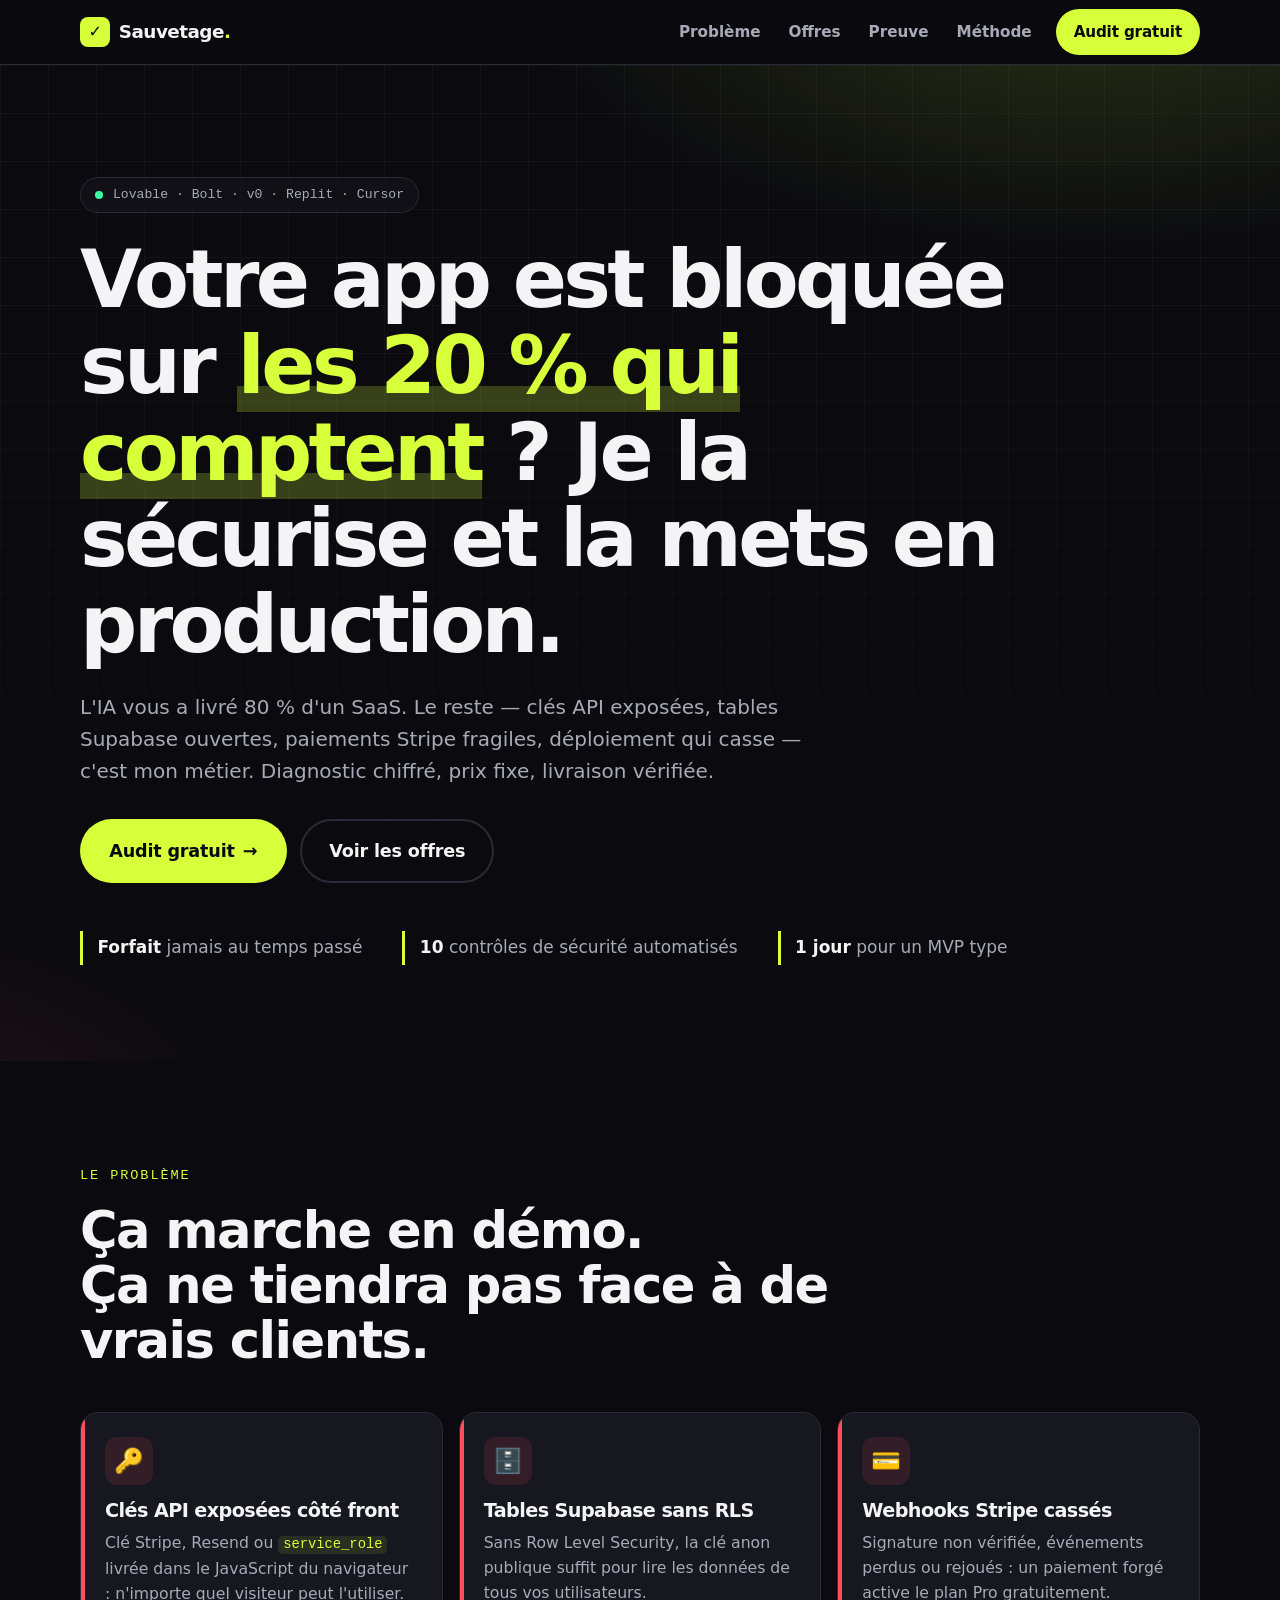
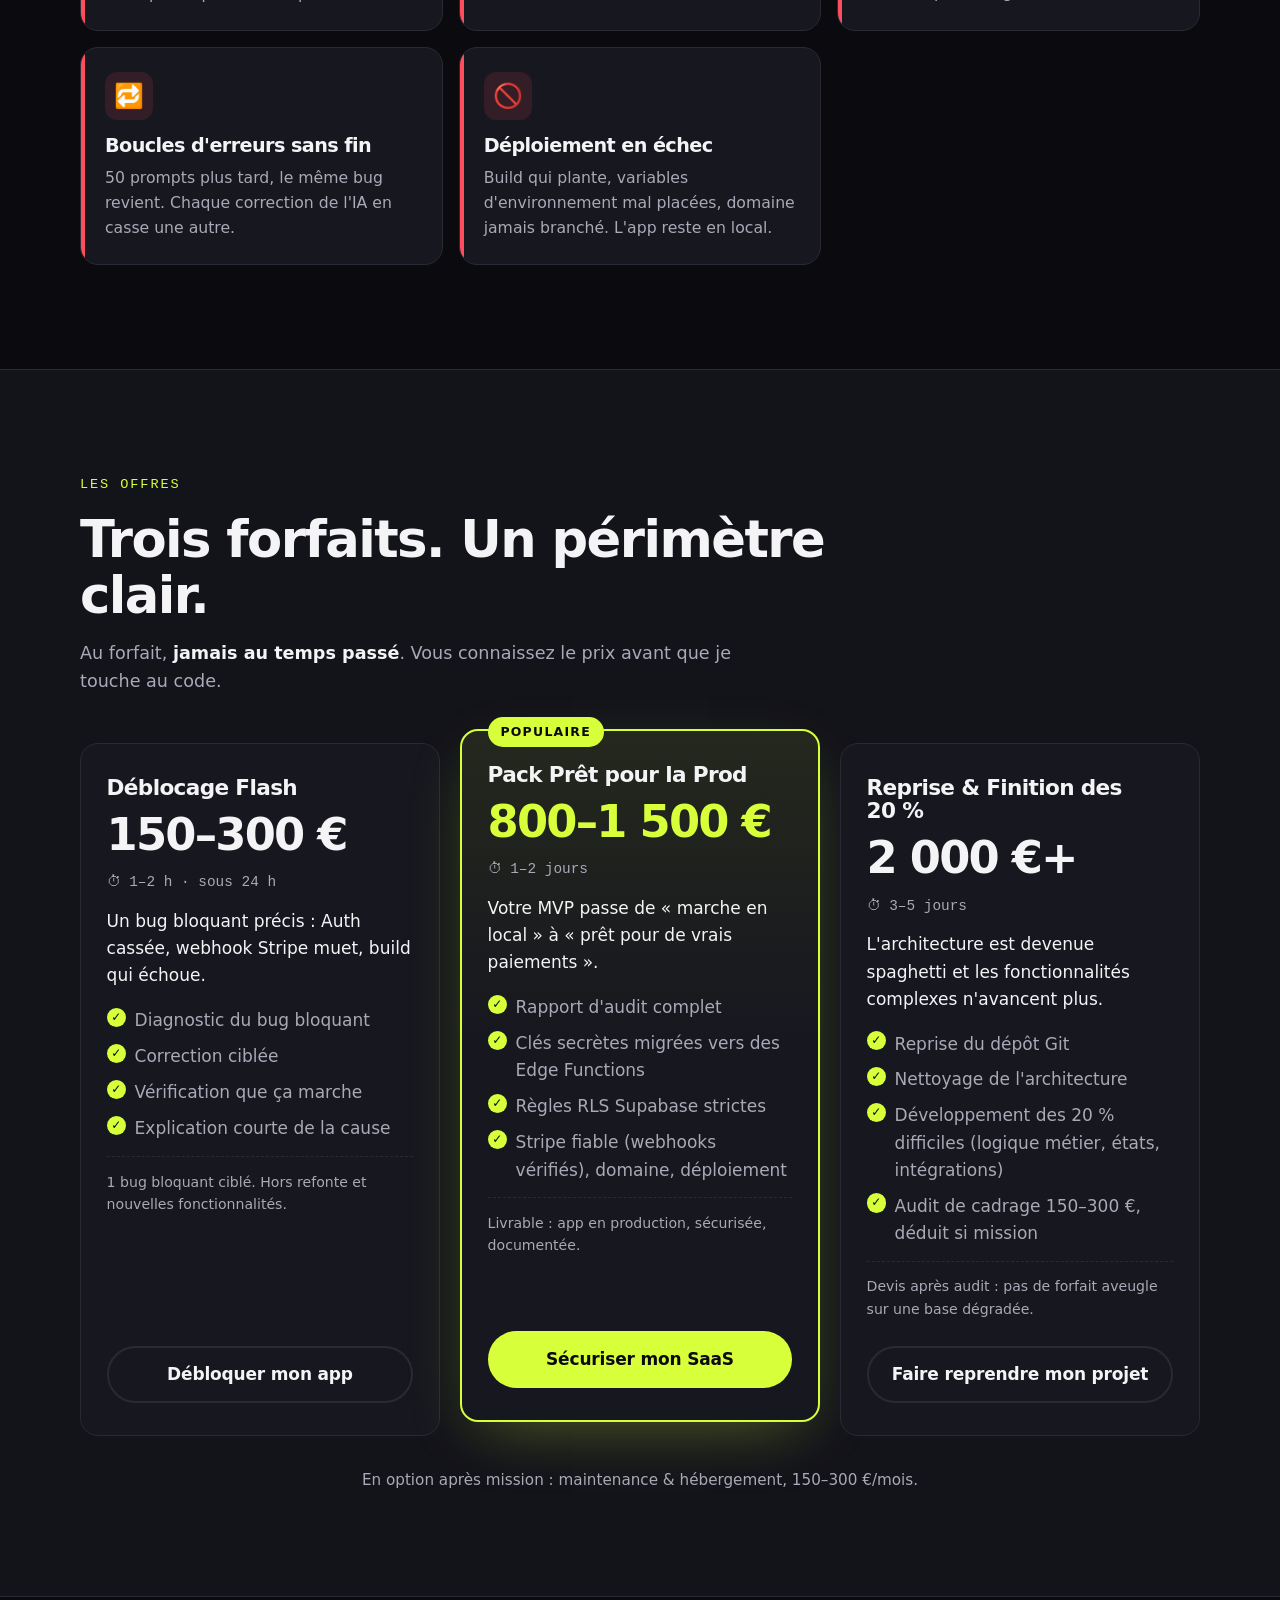
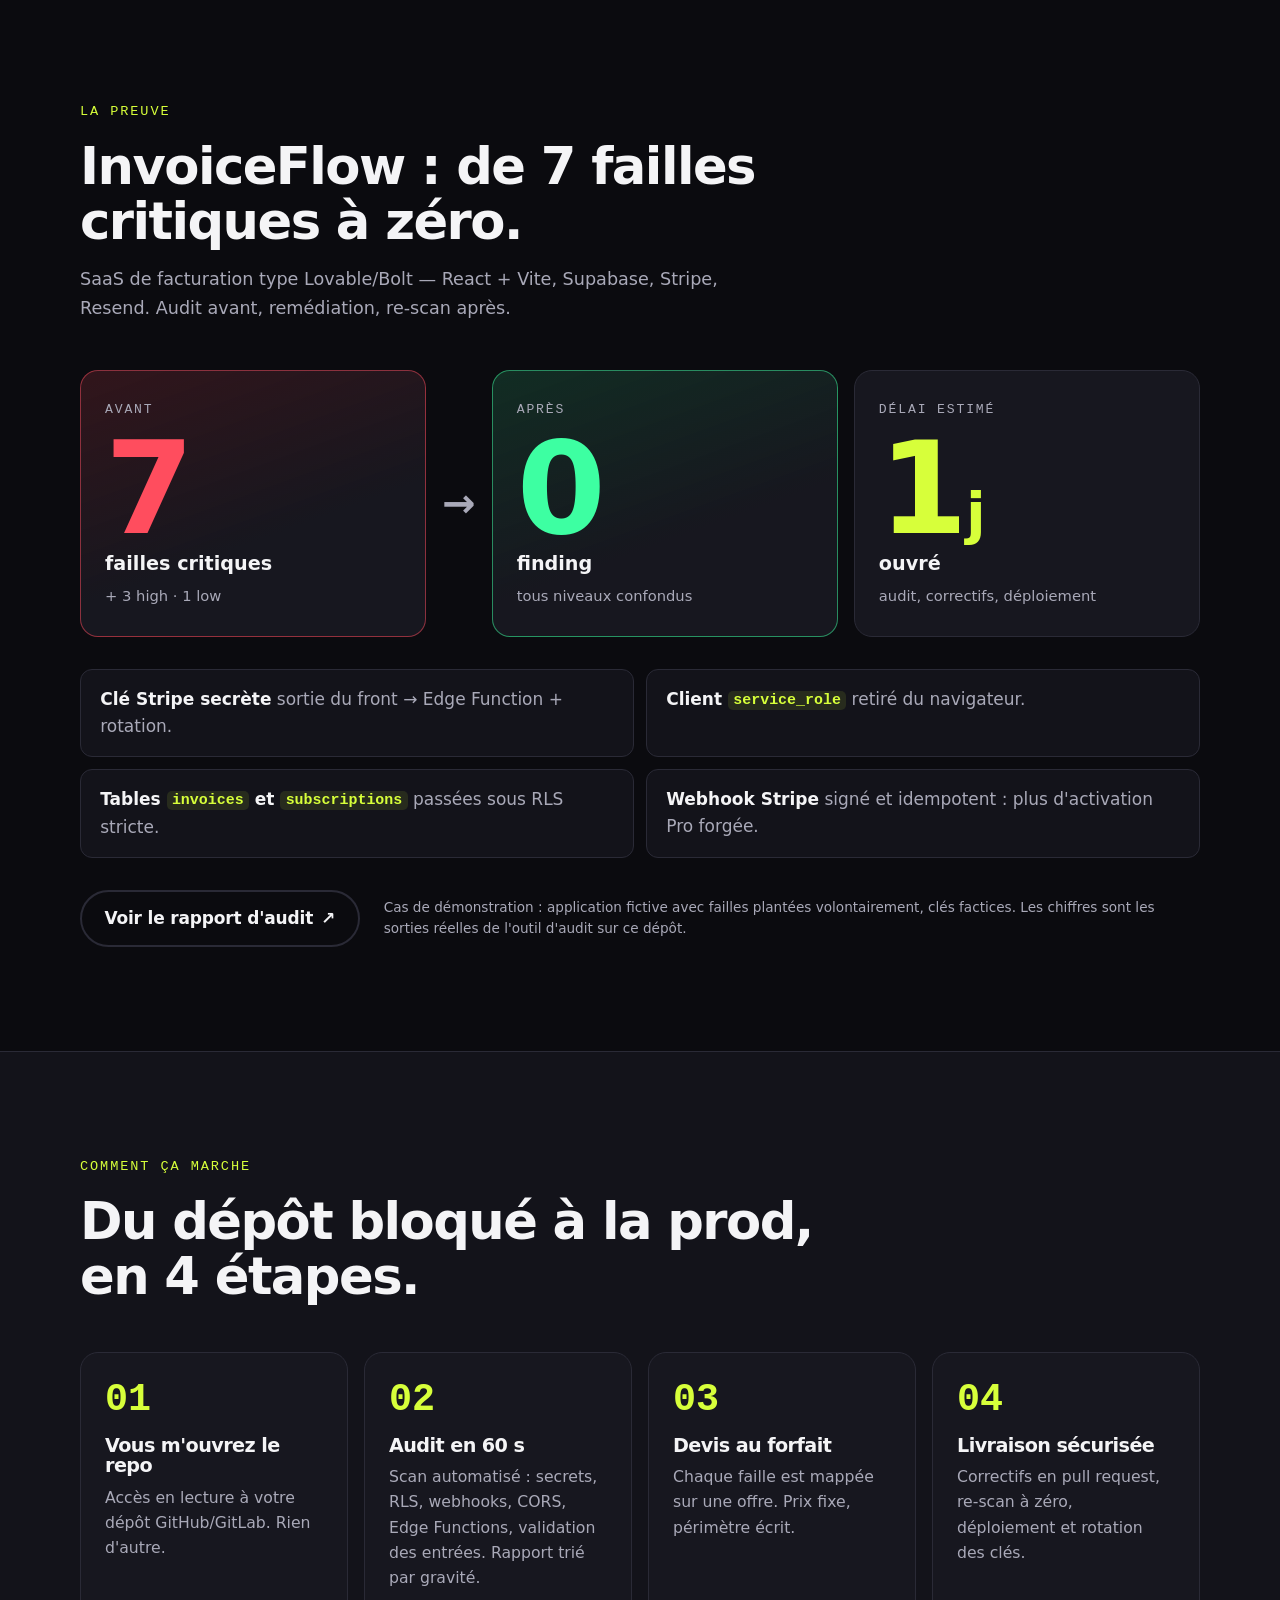
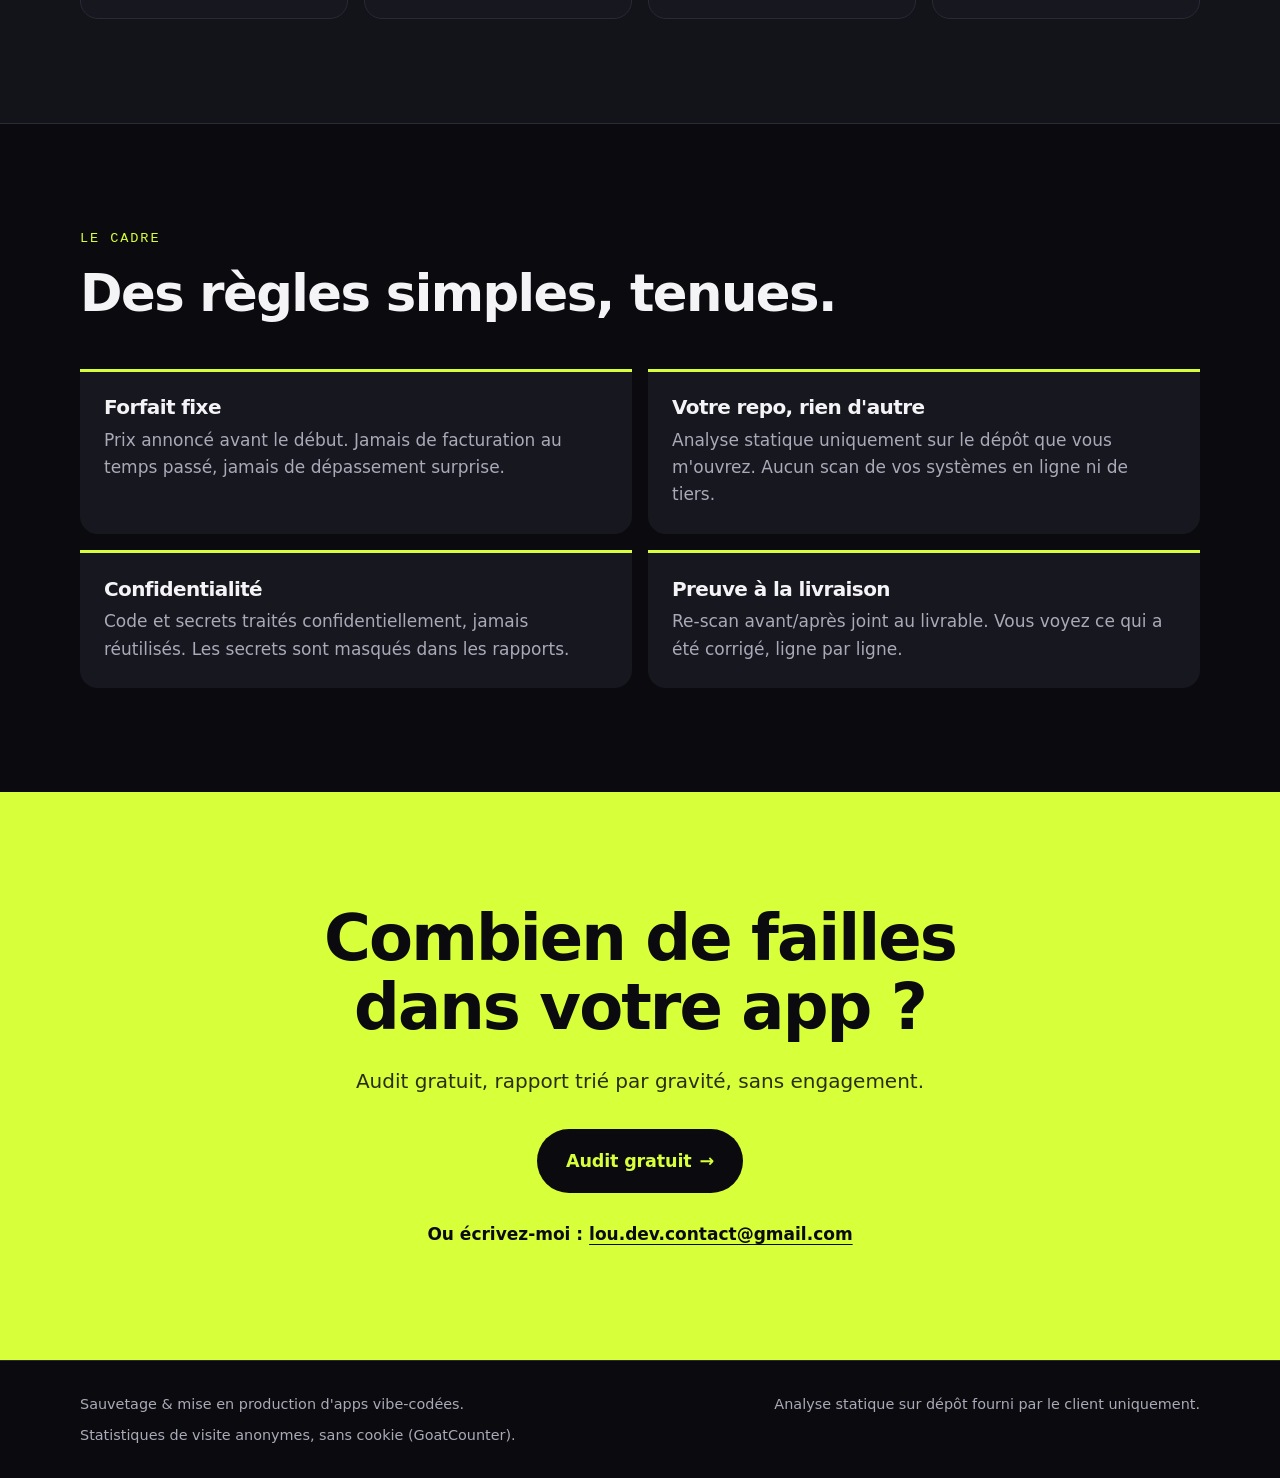
<file: index.html>
<!doctype html>
<html lang="fr">
<head>
  <meta charset="utf-8">
  <meta name="viewport" content="width=device-width, initial-scale=1">
  <title>Sauvetage d'apps vibe-codées — sécurisation et mise en production</title>
  <meta name="description" content="Votre app Lovable, Bolt, v0 ou Replit est bloquée sur les 20 % finaux ? Clés API exposées, Supabase sans RLS, webhooks Stripe, déploiement : je la sécurise et la mets en production, au forfait.">
  <meta name="theme-color" content="#0b0b0f">
  <link rel="stylesheet" href="styles.css">
</head>
<body>
  <a class="skip" href="#main">Aller au contenu</a>

  <header class="topbar">
    <div class="wrap topbar__in">
      <a class="brand" href="#top" aria-label="Sauvetage, retour en haut">
        <span class="brand__mark" aria-hidden="true">✓</span>
        <span>Sauvetage<span class="brand__dot">.</span></span>
      </a>
      <nav class="nav" aria-label="Navigation principale">
        <a href="#probleme">Problème</a>
        <a href="#offres">Offres</a>
        <a href="#preuve">Preuve</a>
        <a href="#methode">Méthode</a>
      </nav>
      <a data-goatcounter-click="audit-header" class="btn btn--primary btn--sm" href="scan/">Audit gratuit</a>
    </div>
  </header>

  <main id="main">
    <!-- 1. HERO -->
    <section class="hero" id="top" aria-labelledby="hero-title">
      <div class="wrap">
        <p class="eyebrow"><span class="pulse" aria-hidden="true"></span>Lovable · Bolt · v0 · Replit · Cursor</p>
        <h1 id="hero-title">Votre app est bloquée sur <span class="hl">les 20&nbsp;% qui comptent</span>&nbsp;? Je la sécurise et la mets en production.</h1>
        <p class="lead">L'IA vous a livré 80 % d'un SaaS. Le reste — clés API exposées, tables Supabase ouvertes, paiements Stripe fragiles, déploiement qui casse — c'est mon métier. Diagnostic chiffré, prix fixe, livraison vérifiée.</p>
        <div class="cta-row">
          <a data-goatcounter-click="audit-hero" class="btn btn--primary btn--lg" href="scan/">Audit gratuit <span aria-hidden="true">→</span></a>
          <a data-goatcounter-click="voir-offres-hero" class="btn btn--ghost btn--lg" href="#offres">Voir les offres</a>
        </div>
        <ul class="hero__facts" aria-label="En bref">
          <li><strong>Forfait</strong> jamais au temps passé</li>
          <li><strong>10</strong> contrôles de sécurité automatisés</li>
          <li><strong>1 jour</strong> pour un MVP type</li>
        </ul>
      </div>
    </section>

    <!-- 2. PROBLÈME -->
    <section class="section" id="probleme" aria-labelledby="probleme-title">
      <div class="wrap">
        <p class="kicker">Le problème</p>
        <h2 id="probleme-title">Ça marche en démo.<br>Ça ne tiendra pas face à de vrais clients.</h2>
        <ul class="pains">
          <li class="pain">
            <span class="pain__icon" aria-hidden="true">🔑</span>
            <h3>Clés API exposées côté front</h3>
            <p>Clé Stripe, Resend ou <code>service_role</code> livrée dans le JavaScript du navigateur : n'importe quel visiteur peut l'utiliser.</p>
          </li>
          <li class="pain">
            <span class="pain__icon" aria-hidden="true">🗄️</span>
            <h3>Tables Supabase sans RLS</h3>
            <p>Sans Row Level Security, la clé anon publique suffit pour lire les données de tous vos utilisateurs.</p>
          </li>
          <li class="pain">
            <span class="pain__icon" aria-hidden="true">💳</span>
            <h3>Webhooks Stripe cassés</h3>
            <p>Signature non vérifiée, événements perdus ou rejoués : un paiement forgé active le plan Pro gratuitement.</p>
          </li>
          <li class="pain">
            <span class="pain__icon" aria-hidden="true">🔁</span>
            <h3>Boucles d'erreurs sans fin</h3>
            <p>50 prompts plus tard, le même bug revient. Chaque correction de l'IA en casse une autre.</p>
          </li>
          <li class="pain">
            <span class="pain__icon" aria-hidden="true">🚫</span>
            <h3>Déploiement en échec</h3>
            <p>Build qui plante, variables d'environnement mal placées, domaine jamais branché. L'app reste en local.</p>
          </li>
        </ul>
      </div>
    </section>

    <!-- 3. OFFRES -->
    <section class="section section--alt" id="offres" aria-labelledby="offres-title">
      <div class="wrap">
        <p class="kicker">Les offres</p>
        <h2 id="offres-title">Trois forfaits. Un périmètre clair.</h2>
        <p class="sub">Au forfait, <strong>jamais au temps passé</strong>. Vous connaissez le prix avant que je touche au code.</p>

        <div class="offers">
          <article class="offer" aria-labelledby="o1">
            <h3 id="o1" class="offer__name">Déblocage Flash</h3>
            <p class="offer__price">150–300&nbsp;€</p>
            <p class="offer__time"><span aria-hidden="true">⏱</span> 1–2 h · sous 24 h</p>
            <p class="offer__pitch">Un bug bloquant précis : Auth cassée, webhook Stripe muet, build qui échoue.</p>
            <ul class="checks">
              <li>Diagnostic du bug bloquant</li>
              <li>Correction ciblée</li>
              <li>Vérification que ça marche</li>
              <li>Explication courte de la cause</li>
            </ul>
            <p class="offer__note">1 bug bloquant ciblé. Hors refonte et nouvelles fonctionnalités.</p>
            <a data-goatcounter-click="offre-flash" class="btn btn--ghost btn--block" href="#contact">Débloquer mon app</a>
          </article>

          <article class="offer offer--featured" aria-labelledby="o2">
            <p class="badge">Populaire</p>
            <h3 id="o2" class="offer__name">Pack Prêt pour la Prod</h3>
            <p class="offer__price">800–1&nbsp;500&nbsp;€</p>
            <p class="offer__time"><span aria-hidden="true">⏱</span> 1–2 jours</p>
            <p class="offer__pitch">Votre MVP passe de « marche en local » à « prêt pour de vrais paiements ».</p>
            <ul class="checks">
              <li>Rapport d'audit complet</li>
              <li>Clés secrètes migrées vers des Edge Functions</li>
              <li>Règles RLS Supabase strictes</li>
              <li>Stripe fiable (webhooks vérifiés), domaine, déploiement</li>
            </ul>
            <p class="offer__note">Livrable : app en production, sécurisée, documentée.</p>
            <a data-goatcounter-click="offre-prod" class="btn btn--primary btn--block" href="#contact">Sécuriser mon SaaS</a>
          </article>

          <article class="offer" aria-labelledby="o3">
            <h3 id="o3" class="offer__name">Reprise &amp; Finition des 20&nbsp;%</h3>
            <p class="offer__price">2&nbsp;000&nbsp;€+</p>
            <p class="offer__time"><span aria-hidden="true">⏱</span> 3–5 jours</p>
            <p class="offer__pitch">L'architecture est devenue spaghetti et les fonctionnalités complexes n'avancent plus.</p>
            <ul class="checks">
              <li>Reprise du dépôt Git</li>
              <li>Nettoyage de l'architecture</li>
              <li>Développement des 20&nbsp;% difficiles (logique métier, états, intégrations)</li>
              <li>Audit de cadrage 150–300&nbsp;€, déduit si mission</li>
            </ul>
            <p class="offer__note">Devis après audit : pas de forfait aveugle sur une base dégradée.</p>
            <a data-goatcounter-click="offre-reprise" class="btn btn--ghost btn--block" href="#contact">Faire reprendre mon projet</a>
          </article>
        </div>
        <p class="footnote">En option après mission : maintenance &amp; hébergement, 150–300&nbsp;€/mois.</p>
      </div>
    </section>

    <!-- 4. PREUVE -->
    <section class="section" id="preuve" aria-labelledby="preuve-title">
      <div class="wrap">
        <p class="kicker">La preuve</p>
        <h2 id="preuve-title">InvoiceFlow&nbsp;: de 7 failles critiques à zéro.</h2>
        <p class="sub">SaaS de facturation type Lovable/Bolt — React + Vite, Supabase, Stripe, Resend. Audit avant, remédiation, re-scan après.</p>

        <div class="proof">
          <div class="tile tile--bad">
            <p class="tile__label">Avant</p>
            <p class="tile__num">7</p>
            <p class="tile__cap">failles critiques</p>
            <p class="tile__more">+ 3 high · 1 low</p>
          </div>
          <div class="proof__arrow" aria-hidden="true">→</div>
          <div class="tile tile--good">
            <p class="tile__label">Après</p>
            <p class="tile__num">0</p>
            <p class="tile__cap">finding</p>
            <p class="tile__more">tous niveaux confondus</p>
          </div>
          <div class="tile tile--time">
            <p class="tile__label">Délai estimé</p>
            <p class="tile__num">1<span class="tile__unit">j</span></p>
            <p class="tile__cap">ouvré</p>
            <p class="tile__more">audit, correctifs, déploiement</p>
          </div>
        </div>

        <ul class="fixes">
          <li><strong>Clé Stripe secrète</strong> sortie du front → Edge Function + rotation.</li>
          <li><strong>Client <code>service_role</code></strong> retiré du navigateur.</li>
          <li><strong>Tables <code>invoices</code> et <code>subscriptions</code></strong> passées sous RLS stricte.</li>
          <li><strong>Webhook Stripe</strong> signé et idempotent : plus d'activation Pro forgée.</li>
        </ul>

        <div class="proof__foot">
          <a data-goatcounter-click="rapport-demo" class="btn btn--ghost" href="./audit-example.html">Voir le rapport d'audit <span aria-hidden="true">↗</span></a>
          <p class="disclaimer">Cas de démonstration&nbsp;: application fictive avec failles plantées volontairement, clés factices. Les chiffres sont les sorties réelles de l'outil d'audit sur ce dépôt.</p>
        </div>
      </div>
    </section>

    <!-- 5. MÉTHODE -->
    <section class="section section--alt" id="methode" aria-labelledby="methode-title">
      <div class="wrap">
        <p class="kicker">Comment ça marche</p>
        <h2 id="methode-title">Du dépôt bloqué à la prod, en 4 étapes.</h2>
        <ol class="steps">
          <li class="step">
            <span class="step__n" aria-hidden="true">01</span>
            <h3>Vous m'ouvrez le repo</h3>
            <p>Accès en lecture à votre dépôt GitHub/GitLab. Rien d'autre.</p>
          </li>
          <li class="step">
            <span class="step__n" aria-hidden="true">02</span>
            <h3>Audit en 60&nbsp;s</h3>
            <p>Scan automatisé&nbsp;: secrets, RLS, webhooks, CORS, Edge Functions, validation des entrées. Rapport trié par gravité.</p>
          </li>
          <li class="step">
            <span class="step__n" aria-hidden="true">03</span>
            <h3>Devis au forfait</h3>
            <p>Chaque faille est mappée sur une offre. Prix fixe, périmètre écrit.</p>
          </li>
          <li class="step">
            <span class="step__n" aria-hidden="true">04</span>
            <h3>Livraison sécurisée</h3>
            <p>Correctifs en pull request, re-scan à zéro, déploiement et rotation des clés.</p>
          </li>
        </ol>
      </div>
    </section>

    <!-- 6. GARANTIES -->
    <section class="section" id="cadre" aria-labelledby="cadre-title">
      <div class="wrap">
        <p class="kicker">Le cadre</p>
        <h2 id="cadre-title">Des règles simples, tenues.</h2>
        <div class="guarantees">
          <div class="guarantee">
            <h3>Forfait fixe</h3>
            <p>Prix annoncé avant le début. Jamais de facturation au temps passé, jamais de dépassement surprise.</p>
          </div>
          <div class="guarantee">
            <h3>Votre repo, rien d'autre</h3>
            <p>Analyse statique uniquement sur le dépôt que vous m'ouvrez. Aucun scan de vos systèmes en ligne ni de tiers.</p>
          </div>
          <div class="guarantee">
            <h3>Confidentialité</h3>
            <p>Code et secrets traités confidentiellement, jamais réutilisés. Les secrets sont masqués dans les rapports.</p>
          </div>
          <div class="guarantee">
            <h3>Preuve à la livraison</h3>
            <p>Re-scan avant/après joint au livrable. Vous voyez ce qui a été corrigé, ligne par ligne.</p>
          </div>
        </div>
      </div>
    </section>

    <!-- 7. CTA FINAL -->
    <section class="final" id="contact" aria-labelledby="final-title">
      <div class="wrap final__in">
        <h2 id="final-title">Combien de failles dans votre app&nbsp;?</h2>
        <p class="lead">Audit gratuit, rapport trié par gravité, sans engagement.</p>
        <div class="cta-row cta-row--center">
          <a data-goatcounter-click="audit-bas" class="btn btn--dark btn--lg" href="scan/">Audit gratuit <span aria-hidden="true">→</span></a>
        </div>
        <p class="contact">Ou écrivez-moi&nbsp;: <a data-goatcounter-click="contact-email" href="mailto:lou.dev.contact@gmail.com?subject=Sauvetage%20app">lou.dev.contact@gmail.com</a></p>
      </div>
    </section>
  </main>

  <footer class="footer">
    <div class="wrap footer__in">
      <p>Sauvetage &amp; mise en production d'apps vibe-codées.</p>
      <p>Analyse statique sur dépôt fourni par le client uniquement.</p>
      <p>Statistiques de visite anonymes, sans cookie (GoatCounter).</p>
    </div>
  </footer>
  <!-- Compteur de visites anonyme, sans cookie (GoatCounter) : pas de bandeau RGPD requis. ?ref= des liens partagés = source. -->
  <script data-goatcounter="https://lou-sauvetage.goatcounter.com/count" async src="https://gc.zgo.at/count.js"></script>
</body>
</html>
</file>
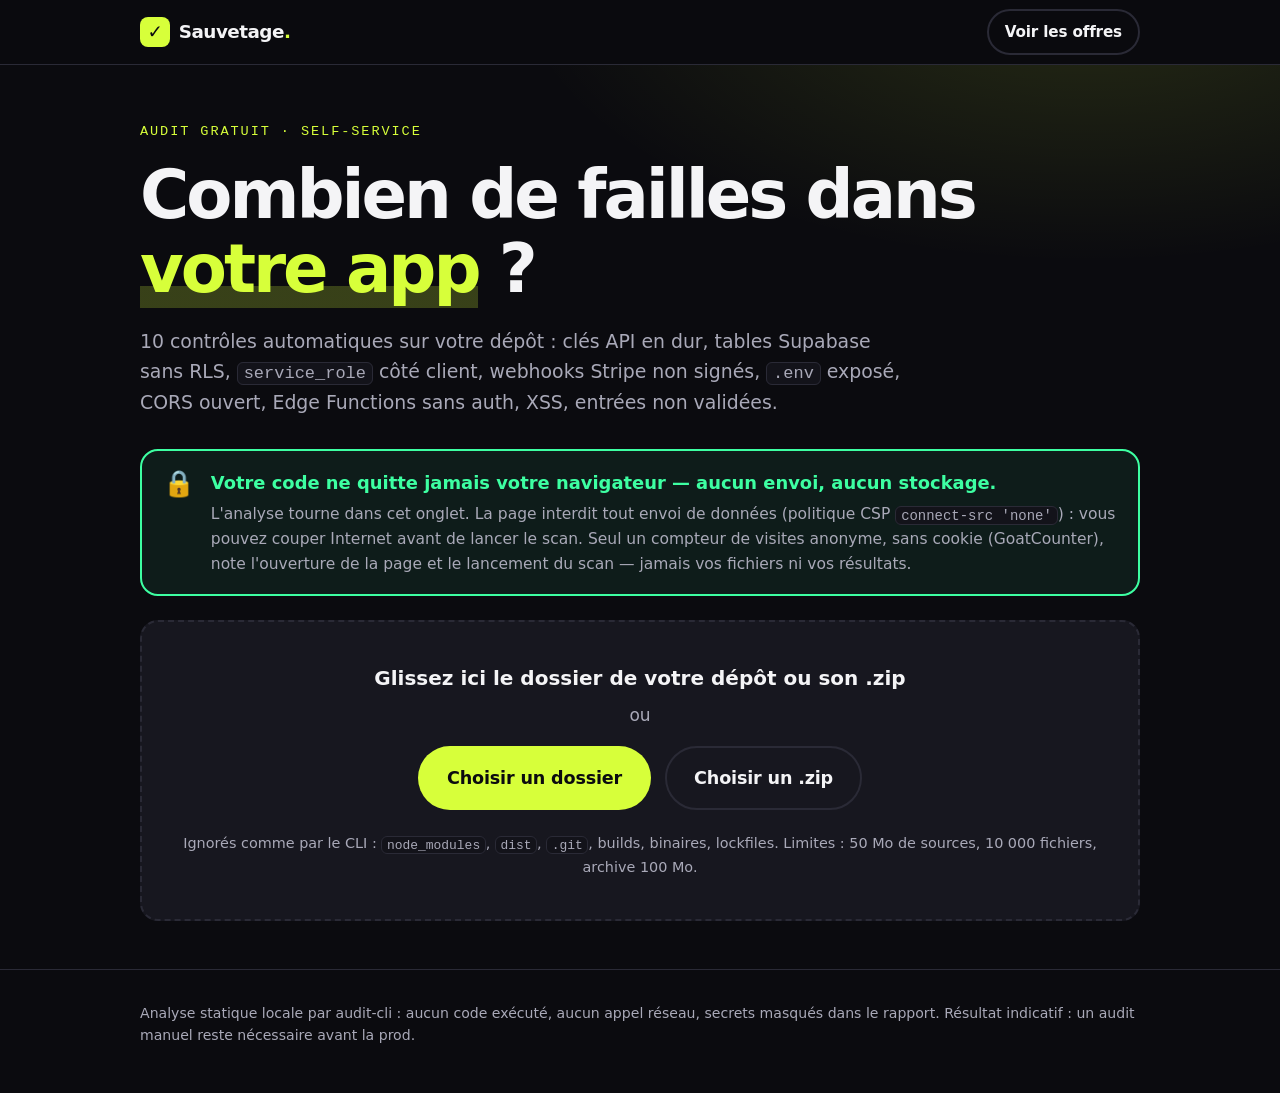
<file: scan/index.html>
<!doctype html>
<html lang="fr">
<head>
  <meta charset="utf-8">
  <meta name="viewport" content="width=device-width, initial-scale=1">
  <!-- Zero data egress by construction: no fetch/XHR/WebSocket (connect-src 'none'). Only outgoing request: the anonymous GoatCounter pixel (img-src), event names only. -->
  <meta http-equiv="Content-Security-Policy" content="default-src 'none'; script-src 'self'; style-src 'self'; img-src 'self' data: blob: https://lou-sauvetage.goatcounter.com; connect-src 'none'; form-action 'none'; base-uri 'none'">
  <meta name="referrer" content="no-referrer">
  <title>Audit gratuit — scan sécurité 100 % navigateur · Sauvetage</title>
  <meta name="description" content="Scannez votre app Lovable, Bolt, v0 ou Replit dans votre navigateur : secrets exposés, RLS Supabase, webhooks Stripe… Votre code ne quitte jamais votre machine.">
  <meta name="theme-color" content="#0b0b0f">
  <link rel="stylesheet" href="scan.css">
  <script type="module" src="scan.js"></script>
</head>
<body data-state="idle">
  <header class="topbar">
    <div class="wrap topbar__in">
      <a class="brand" href="../index.html" aria-label="Sauvetage, retour à l'accueil">
        <span class="brand__mark" aria-hidden="true">✓</span>
        <span>Sauvetage<span class="brand__dot">.</span></span>
      </a>
      <a class="btn btn--ghost btn--sm" href="../index.html#offres" data-track="scan-clic-offres-header">Voir les offres</a>
    </div>
  </header>

  <main id="main">
    <section class="intro">
      <div class="wrap">
        <p class="kicker">Audit gratuit · self-service</p>
        <h1>Combien de failles dans <span class="hl">votre app</span>&nbsp;?</h1>
        <p class="lead">10 contrôles automatiques sur votre dépôt&nbsp;: clés API en dur, tables Supabase sans RLS, <code>service_role</code> côté client, webhooks Stripe non signés, <code>.env</code> exposé, CORS ouvert, Edge Functions sans auth, XSS, entrées non validées.</p>

        <div class="trust" id="trust" role="note">
          <span class="trust__icon" aria-hidden="true">🔒</span>
          <div>
            <strong>Votre code ne quitte jamais votre navigateur — aucun envoi, aucun stockage.</strong>
            <p>L'analyse tourne dans cet onglet. La page interdit tout envoi de données (politique CSP <code>connect-src 'none'</code>)&nbsp;: vous pouvez couper Internet avant de lancer le scan. Seul un compteur de visites anonyme, sans cookie (GoatCounter), note l'ouverture de la page et le lancement du scan&nbsp;— jamais vos fichiers ni vos résultats.</p>
          </div>
        </div>

        <div class="drop" id="drop">
          <p class="drop__title">Glissez ici le dossier de votre dépôt ou son <strong>.zip</strong></p>
          <p class="drop__hint">ou</p>
          <div class="drop__actions">
            <label class="btn btn--primary btn--lg">Choisir un dossier<input id="pick-dir" type="file" webkitdirectory multiple hidden></label>
            <label class="btn btn--ghost btn--lg">Choisir un .zip<input id="pick-zip" type="file" accept=".zip,application/zip" hidden></label>
          </div>
          <p class="drop__limits">Ignorés comme par le CLI&nbsp;: <code>node_modules</code>, <code>dist</code>, <code>.git</code>, builds, binaires, lockfiles. Limites&nbsp;: 50&nbsp;Mo de sources, 10&nbsp;000 fichiers, archive 100&nbsp;Mo.</p>
        </div>

        <div class="progress" id="progress" hidden aria-live="polite">
          <progress id="progress-bar" max="1"></progress>
          <p id="progress-status">Lecture des fichiers…</p>
        </div>

        <p class="error" id="error" role="alert" hidden></p>
      </div>
    </section>

    <section class="report" id="report" hidden aria-labelledby="report-title">
      <div class="wrap">
        <div id="report-body"></div>

        <div class="cta">
          <div>
            <h3>Ces failles bloquent votre mise en prod&nbsp;?</h3>
            <p>Je les corrige au forfait, avec la même vérification automatique avant/après.</p>
          </div>
          <div class="cta__actions">
            <a class="btn btn--primary btn--lg" href="../index.html#offres" data-track="scan-clic-corriger">Corriger ces failles <span aria-hidden="true">→</span></a>
            <a class="btn btn--ghost btn--lg" data-track="scan-clic-contact" href="mailto:lou.dev.contact@gmail.com?subject=Audit%20gratuit%20-%20correction">Me contacter</a>
          </div>
        </div>

        <div class="report__actions">
          <button class="btn btn--ghost" id="download" type="button">Télécharger le rapport HTML</button>
          <button class="btn btn--ghost" id="again" type="button">Nouveau scan</button>
        </div>
      </div>
    </section>
  </main>

  <footer class="foot">
    <div class="wrap">Analyse statique locale par audit-cli : aucun code exécuté, aucun appel réseau, secrets masqués dans le rapport. Résultat indicatif : un audit manuel reste nécessaire avant la prod.</div>
  </footer>
</body>
</html>
</file>
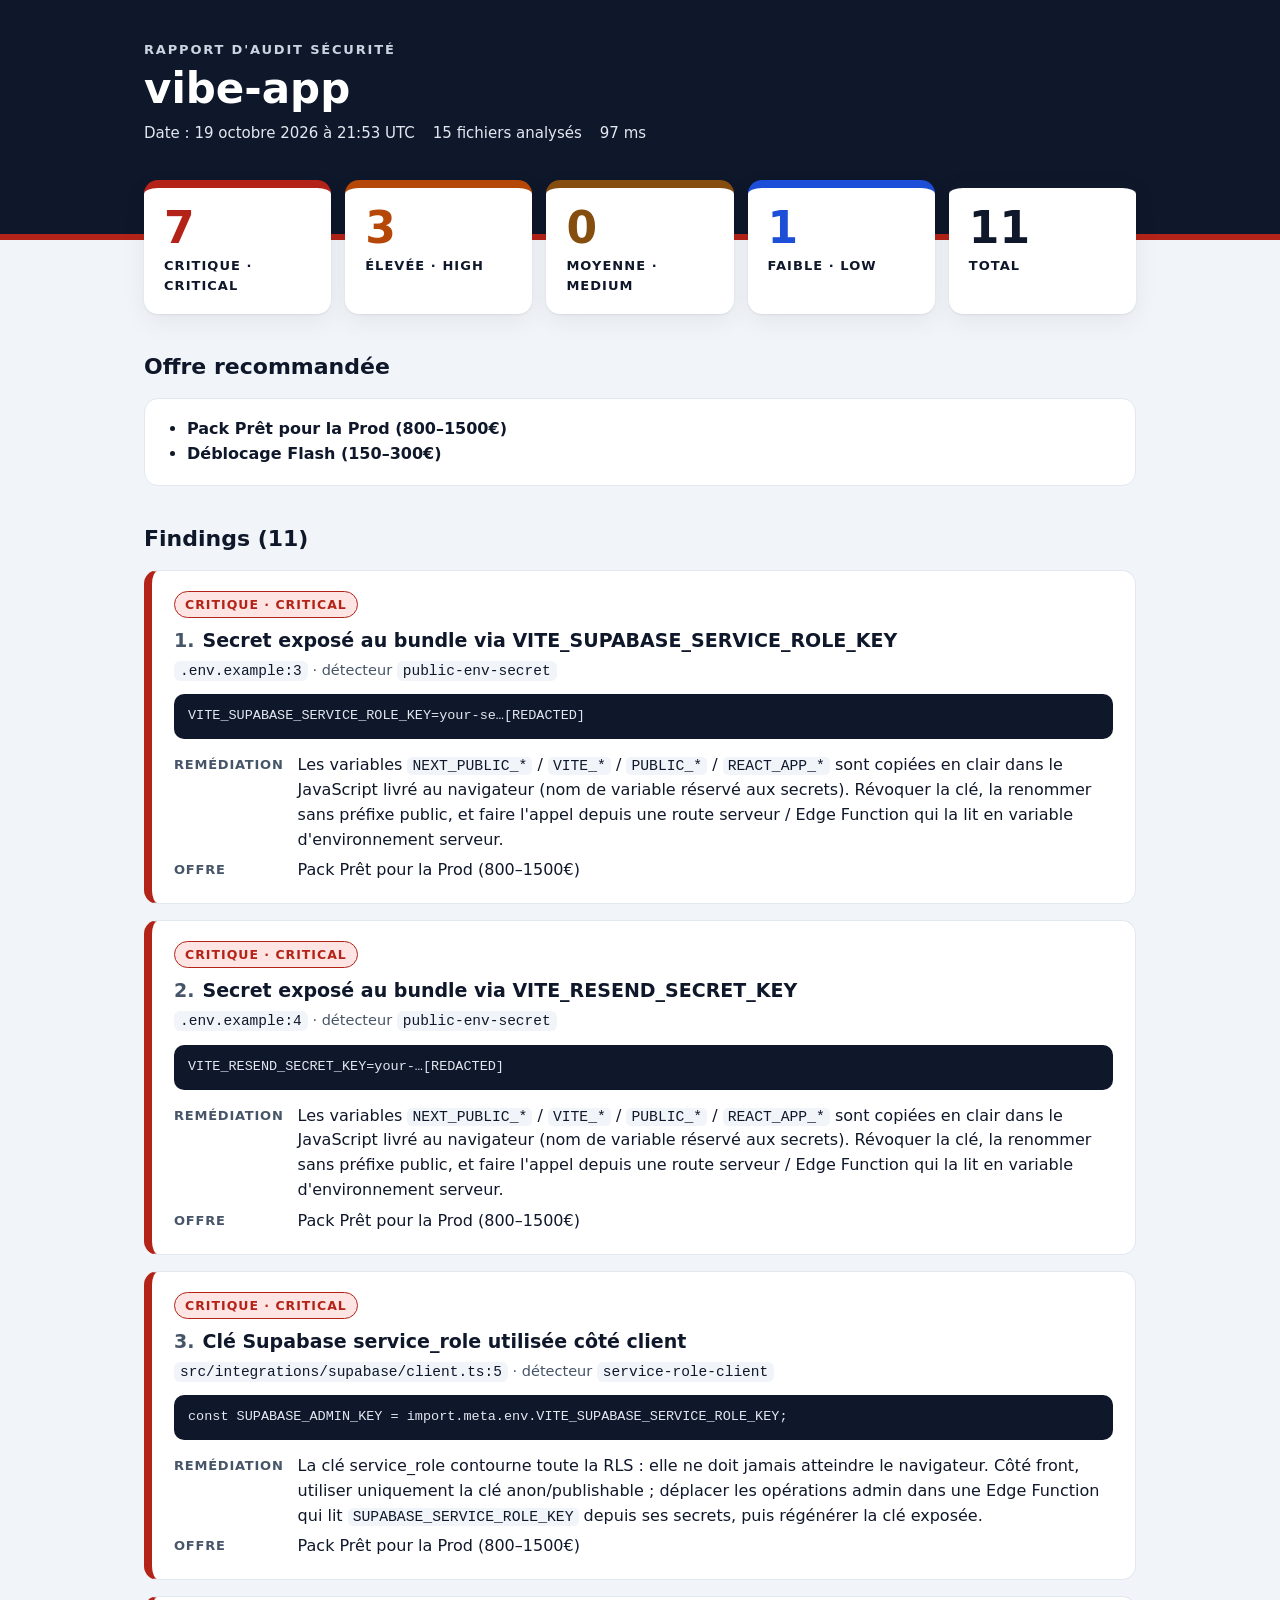
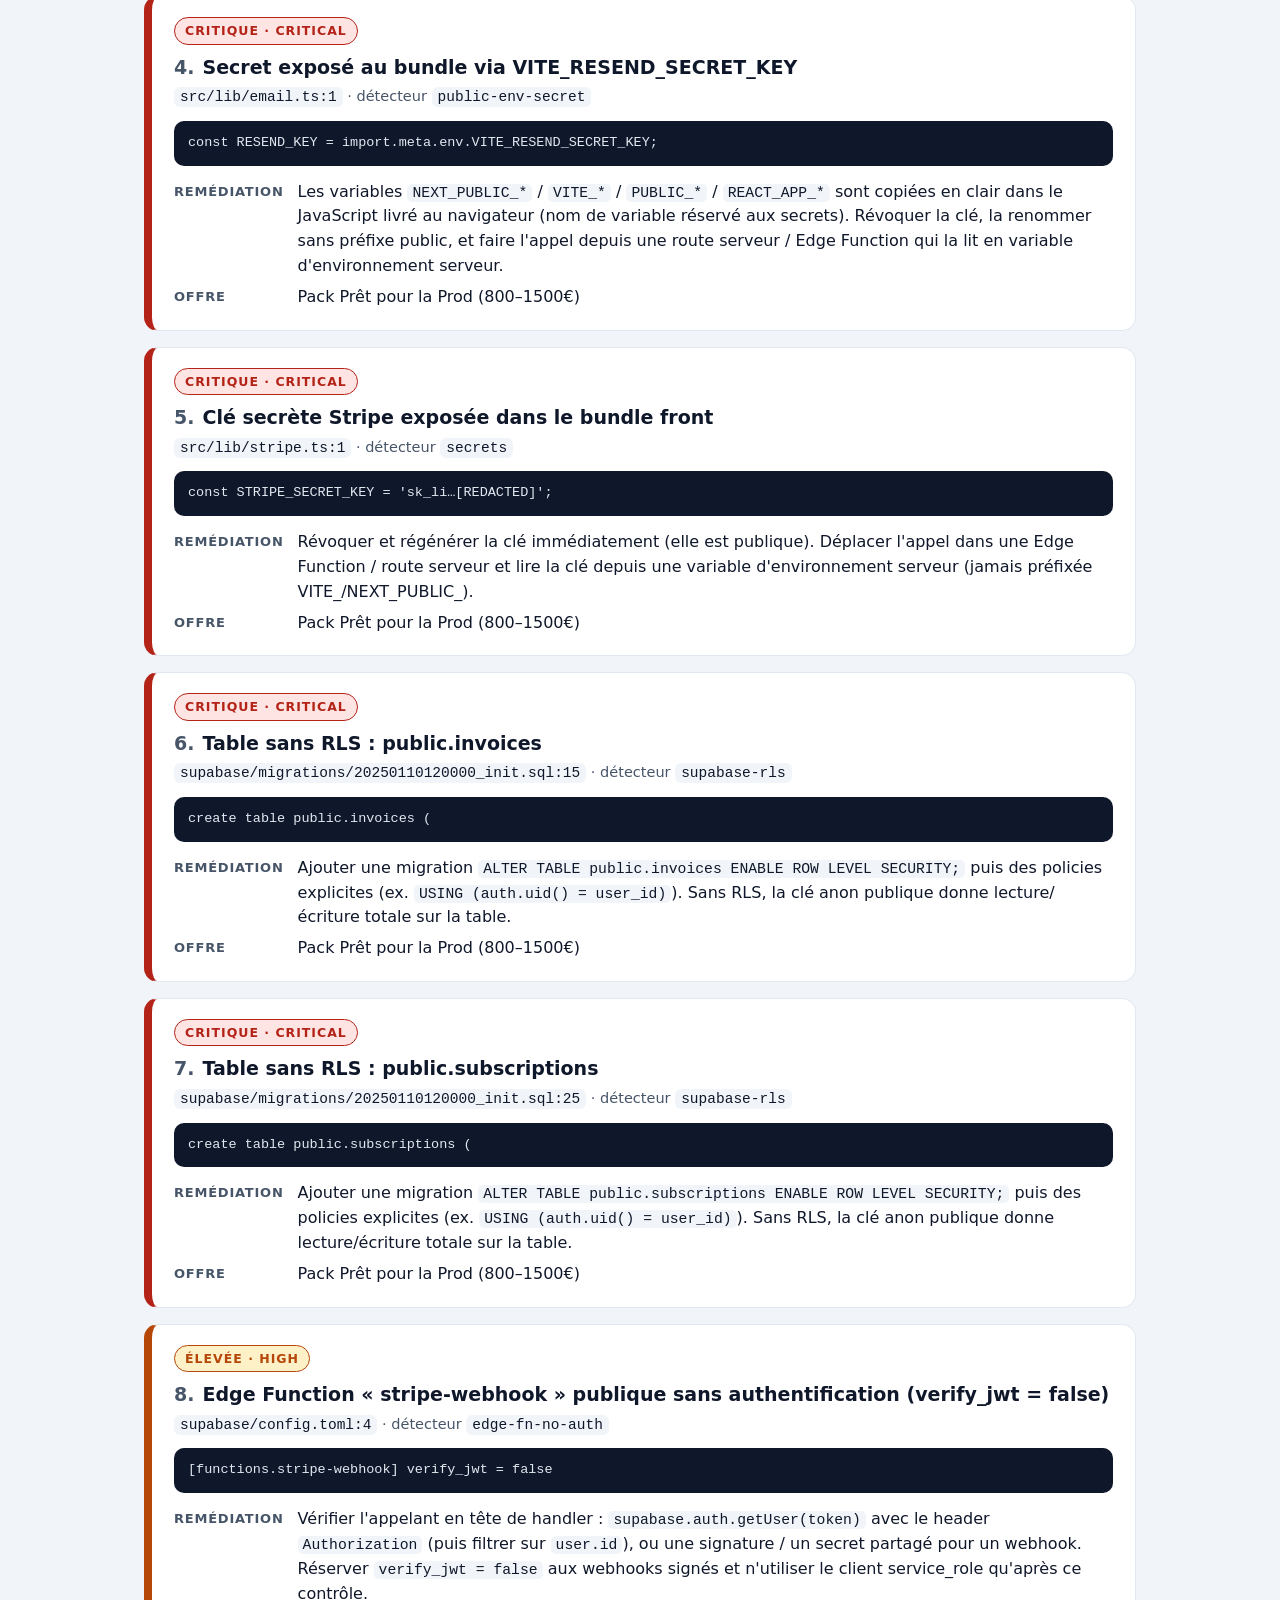
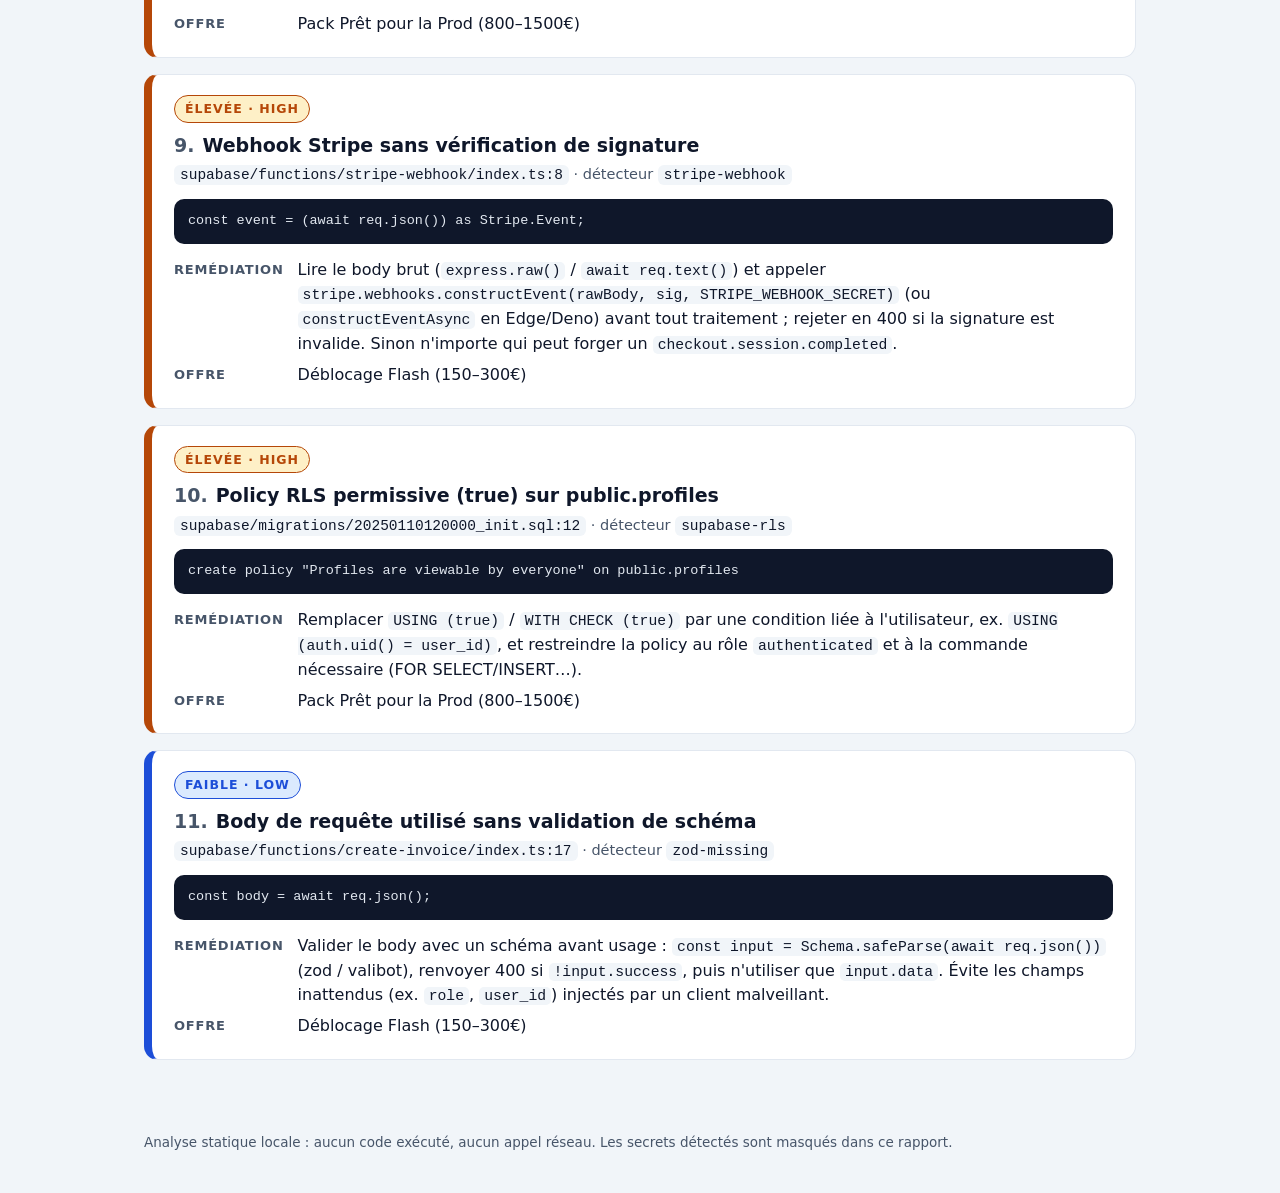
<file: audit-example.html>
<!doctype html>
<html lang="fr">
<head>
<meta charset="utf-8">
<meta name="viewport" content="width=device-width,initial-scale=1">
<title>Audit sécurité · vibe-app</title>
<style>
:root{--ink:#0f172a;--muted:#475569;--line:#e2e8f0;--bg:#f1f5f9;
--critical:#b42318;--critical-bg:#fee4e2;--high:#b54708;--high-bg:#fef0c7;
--medium:#854d0e;--medium-bg:#fef9c3;--low:#1d4ed8;--low-bg:#dbeafe}
*{box-sizing:border-box}
body{margin:0;background:var(--bg);color:var(--ink);font:16px/1.55 system-ui,-apple-system,"Segoe UI",Roboto,sans-serif}
code,pre{font-family:ui-monospace,SFMono-Regular,Consolas,"Liberation Mono",monospace}
.wrap{max-width:1040px;margin:0 auto;padding:0 24px}
header{background:var(--ink);color:#fff;padding:40px 0 88px;border-bottom:6px solid var(--critical)}
header .kicker{margin:0;text-transform:uppercase;letter-spacing:.14em;font-size:13px;font-weight:700;color:#cbd5e1}
header h1{margin:6px 0 10px;font-size:clamp(28px,4vw,42px);line-height:1.1;font-weight:800;word-break:break-word}
header .meta{margin:0;color:#e2e8f0;font-size:15px}
header .meta span{display:inline-block;margin-right:18px}
main{padding:0 0 56px}
h2{font-size:22px;margin:36px 0 14px;font-weight:800}
.tiles{display:grid;grid-template-columns:repeat(auto-fit,minmax(170px,1fr));gap:14px;margin-top:-60px}
.tile{background:#fff;border-radius:14px;padding:18px 20px;border-top:8px solid var(--c,var(--ink));box-shadow:0 1px 2px rgba(15,23,42,.08),0 8px 24px rgba(15,23,42,.06)}
.tile .n{display:block;font-size:44px;font-weight:800;line-height:1;color:var(--c,var(--ink))}
.tile .l{display:block;margin-top:6px;font-weight:700;text-transform:uppercase;letter-spacing:.08em;font-size:13px}
.critical{--c:var(--critical);--cb:var(--critical-bg)}.high{--c:var(--high);--cb:var(--high-bg)}
.medium{--c:var(--medium);--cb:var(--medium-bg)}.low{--c:var(--low);--cb:var(--low-bg)}
.offers{background:#fff;border-radius:14px;padding:18px 22px;border:1px solid var(--line)}
.offers ul{margin:0;padding-left:20px}.offers li{font-weight:600}
.card{background:#fff;border-radius:14px;border:1px solid var(--line);border-left:8px solid var(--c);padding:20px 22px;margin:0 0 16px;break-inside:avoid}
.card h3{margin:10px 0 6px;font-size:19px;line-height:1.3}
.badge{display:inline-block;padding:3px 10px;border-radius:999px;background:var(--cb);color:var(--c);border:1.5px solid var(--c);font-weight:800;font-size:12.5px;letter-spacing:.08em;text-transform:uppercase}
.num{color:var(--muted);font-weight:700;margin-right:8px}
.loc{margin:0 0 12px;color:var(--muted);font-size:14.5px}
.loc code{color:var(--ink);background:var(--bg);padding:2px 6px;border-radius:6px}
pre{margin:0 0 14px;background:var(--ink);color:#e2e8f0;padding:12px 14px;border-radius:10px;font-size:13.5px;white-space:pre-wrap;word-break:break-all}
dl{margin:0;display:grid;grid-template-columns:max-content 1fr;gap:6px 14px}
dt{font-weight:800;font-size:13px;text-transform:uppercase;letter-spacing:.06em;color:var(--muted);padding-top:2px}
dd{margin:0}dd code{background:var(--bg);padding:1px 5px;border-radius:5px;font-size:.92em}
.empty{background:#fff;border-radius:14px;padding:28px;border:1px solid var(--line);font-size:18px;font-weight:600}
footer{color:var(--muted);font-size:13.5px;padding:0 0 40px}
@media (max-width:560px){dl{grid-template-columns:1fr}}
@media print{body{background:#fff}header{print-color-adjust:exact;-webkit-print-color-adjust:exact}.card,.tile{box-shadow:none}}
</style>
</head>
<body>
<header><div class="wrap">
<p class="kicker">Rapport d'audit sécurité</p>
<h1>vibe-app</h1>
<p class="meta"><span>Date : 19 octobre 2026 à 21:53 UTC</span><span>15 fichiers analysés</span><span>97 ms</span></p>
</div></header>
<main><div class="wrap">
<section class="tiles" aria-label="Findings par sévérité"><div class="tile critical"><span class="n">7</span><span class="l">Critique · critical</span></div><div class="tile high"><span class="n">3</span><span class="l">Élevée · high</span></div><div class="tile medium"><span class="n">0</span><span class="l">Moyenne · medium</span></div><div class="tile low"><span class="n">1</span><span class="l">Faible · low</span></div><div class="tile"><span class="n">11</span><span class="l">Total</span></div></section>
<h2>Offre recommandée</h2>
<div class="offers"><ul><li>Pack Prêt pour la Prod (800–1500€)</li><li>Déblocage Flash (150–300€)</li></ul></div>
<h2>Findings (11)</h2>
<article class="card critical">
<span class="badge">Critique · critical</span>
<h3><span class="num">1.</span>Secret exposé au bundle via VITE_SUPABASE_SERVICE_ROLE_KEY</h3>
<p class="loc"><code>.env.example:3</code> · détecteur <code>public-env-secret</code></p>
<pre><code>VITE_SUPABASE_SERVICE_ROLE_KEY=your-se…[REDACTED]</code></pre>
<dl><dt>Remédiation</dt><dd>Les variables <code>NEXT_PUBLIC_*</code> / <code>VITE_*</code> / <code>PUBLIC_*</code> / <code>REACT_APP_*</code> sont copiées en clair dans le JavaScript livré au navigateur (nom de variable réservé aux secrets). Révoquer la clé, la renommer sans préfixe public, et faire l&#39;appel depuis une route serveur / Edge Function qui la lit en variable d&#39;environnement serveur.</dd><dt>Offre</dt><dd>Pack Prêt pour la Prod (800–1500€)</dd></dl>
</article>
<article class="card critical">
<span class="badge">Critique · critical</span>
<h3><span class="num">2.</span>Secret exposé au bundle via VITE_RESEND_SECRET_KEY</h3>
<p class="loc"><code>.env.example:4</code> · détecteur <code>public-env-secret</code></p>
<pre><code>VITE_RESEND_SECRET_KEY=your-…[REDACTED]</code></pre>
<dl><dt>Remédiation</dt><dd>Les variables <code>NEXT_PUBLIC_*</code> / <code>VITE_*</code> / <code>PUBLIC_*</code> / <code>REACT_APP_*</code> sont copiées en clair dans le JavaScript livré au navigateur (nom de variable réservé aux secrets). Révoquer la clé, la renommer sans préfixe public, et faire l&#39;appel depuis une route serveur / Edge Function qui la lit en variable d&#39;environnement serveur.</dd><dt>Offre</dt><dd>Pack Prêt pour la Prod (800–1500€)</dd></dl>
</article>
<article class="card critical">
<span class="badge">Critique · critical</span>
<h3><span class="num">3.</span>Clé Supabase service_role utilisée côté client</h3>
<p class="loc"><code>src/integrations/supabase/client.ts:5</code> · détecteur <code>service-role-client</code></p>
<pre><code>const SUPABASE_ADMIN_KEY = import.meta.env.VITE_SUPABASE_SERVICE_ROLE_KEY;</code></pre>
<dl><dt>Remédiation</dt><dd>La clé service_role contourne toute la RLS : elle ne doit jamais atteindre le navigateur. Côté front, utiliser uniquement la clé anon/publishable ; déplacer les opérations admin dans une Edge Function qui lit <code>SUPABASE_SERVICE_ROLE_KEY</code> depuis ses secrets, puis régénérer la clé exposée.</dd><dt>Offre</dt><dd>Pack Prêt pour la Prod (800–1500€)</dd></dl>
</article>
<article class="card critical">
<span class="badge">Critique · critical</span>
<h3><span class="num">4.</span>Secret exposé au bundle via VITE_RESEND_SECRET_KEY</h3>
<p class="loc"><code>src/lib/email.ts:1</code> · détecteur <code>public-env-secret</code></p>
<pre><code>const RESEND_KEY = import.meta.env.VITE_RESEND_SECRET_KEY;</code></pre>
<dl><dt>Remédiation</dt><dd>Les variables <code>NEXT_PUBLIC_*</code> / <code>VITE_*</code> / <code>PUBLIC_*</code> / <code>REACT_APP_*</code> sont copiées en clair dans le JavaScript livré au navigateur (nom de variable réservé aux secrets). Révoquer la clé, la renommer sans préfixe public, et faire l&#39;appel depuis une route serveur / Edge Function qui la lit en variable d&#39;environnement serveur.</dd><dt>Offre</dt><dd>Pack Prêt pour la Prod (800–1500€)</dd></dl>
</article>
<article class="card critical">
<span class="badge">Critique · critical</span>
<h3><span class="num">5.</span>Clé secrète Stripe exposée dans le bundle front</h3>
<p class="loc"><code>src/lib/stripe.ts:1</code> · détecteur <code>secrets</code></p>
<pre><code>const STRIPE_SECRET_KEY = &#39;sk_li…[REDACTED]&#39;;</code></pre>
<dl><dt>Remédiation</dt><dd>Révoquer et régénérer la clé immédiatement (elle est publique). Déplacer l&#39;appel dans une Edge Function / route serveur et lire la clé depuis une variable d&#39;environnement serveur (jamais préfixée VITE_/NEXT_PUBLIC_).</dd><dt>Offre</dt><dd>Pack Prêt pour la Prod (800–1500€)</dd></dl>
</article>
<article class="card critical">
<span class="badge">Critique · critical</span>
<h3><span class="num">6.</span>Table sans RLS : public.invoices</h3>
<p class="loc"><code>supabase/migrations/20250110120000_init.sql:15</code> · détecteur <code>supabase-rls</code></p>
<pre><code>create table public.invoices (</code></pre>
<dl><dt>Remédiation</dt><dd>Ajouter une migration <code>ALTER TABLE public.invoices ENABLE ROW LEVEL SECURITY;</code> puis des policies explicites (ex. <code>USING (auth.uid() = user_id)</code>). Sans RLS, la clé anon publique donne lecture/écriture totale sur la table.</dd><dt>Offre</dt><dd>Pack Prêt pour la Prod (800–1500€)</dd></dl>
</article>
<article class="card critical">
<span class="badge">Critique · critical</span>
<h3><span class="num">7.</span>Table sans RLS : public.subscriptions</h3>
<p class="loc"><code>supabase/migrations/20250110120000_init.sql:25</code> · détecteur <code>supabase-rls</code></p>
<pre><code>create table public.subscriptions (</code></pre>
<dl><dt>Remédiation</dt><dd>Ajouter une migration <code>ALTER TABLE public.subscriptions ENABLE ROW LEVEL SECURITY;</code> puis des policies explicites (ex. <code>USING (auth.uid() = user_id)</code>). Sans RLS, la clé anon publique donne lecture/écriture totale sur la table.</dd><dt>Offre</dt><dd>Pack Prêt pour la Prod (800–1500€)</dd></dl>
</article>
<article class="card high">
<span class="badge">Élevée · high</span>
<h3><span class="num">8.</span>Edge Function « stripe-webhook » publique sans authentification (verify_jwt = false)</h3>
<p class="loc"><code>supabase/config.toml:4</code> · détecteur <code>edge-fn-no-auth</code></p>
<pre><code>[functions.stripe-webhook] verify_jwt = false</code></pre>
<dl><dt>Remédiation</dt><dd>Vérifier l&#39;appelant en tête de handler : <code>supabase.auth.getUser(token)</code> avec le header <code>Authorization</code> (puis filtrer sur <code>user.id</code>), ou une signature / un secret partagé pour un webhook. Réserver <code>verify_jwt = false</code> aux webhooks signés et n&#39;utiliser le client service_role qu&#39;après ce contrôle.</dd><dt>Offre</dt><dd>Pack Prêt pour la Prod (800–1500€)</dd></dl>
</article>
<article class="card high">
<span class="badge">Élevée · high</span>
<h3><span class="num">9.</span>Webhook Stripe sans vérification de signature</h3>
<p class="loc"><code>supabase/functions/stripe-webhook/index.ts:8</code> · détecteur <code>stripe-webhook</code></p>
<pre><code>const event = (await req.json()) as Stripe.Event;</code></pre>
<dl><dt>Remédiation</dt><dd>Lire le body brut (<code>express.raw()</code> / <code>await req.text()</code>) et appeler <code>stripe.webhooks.constructEvent(rawBody, sig, STRIPE_WEBHOOK_SECRET)</code> (ou <code>constructEventAsync</code> en Edge/Deno) avant tout traitement ; rejeter en 400 si la signature est invalide. Sinon n&#39;importe qui peut forger un <code>checkout.session.completed</code>.</dd><dt>Offre</dt><dd>Déblocage Flash (150–300€)</dd></dl>
</article>
<article class="card high">
<span class="badge">Élevée · high</span>
<h3><span class="num">10.</span>Policy RLS permissive (true) sur public.profiles</h3>
<p class="loc"><code>supabase/migrations/20250110120000_init.sql:12</code> · détecteur <code>supabase-rls</code></p>
<pre><code>create policy &#34;Profiles are viewable by everyone&#34; on public.profiles</code></pre>
<dl><dt>Remédiation</dt><dd>Remplacer <code>USING (true)</code> / <code>WITH CHECK (true)</code> par une condition liée à l&#39;utilisateur, ex. <code>USING (auth.uid() = user_id)</code>, et restreindre la policy au rôle <code>authenticated</code> et à la commande nécessaire (FOR SELECT/INSERT…).</dd><dt>Offre</dt><dd>Pack Prêt pour la Prod (800–1500€)</dd></dl>
</article>
<article class="card low">
<span class="badge">Faible · low</span>
<h3><span class="num">11.</span>Body de requête utilisé sans validation de schéma</h3>
<p class="loc"><code>supabase/functions/create-invoice/index.ts:17</code> · détecteur <code>zod-missing</code></p>
<pre><code>const body = await req.json();</code></pre>
<dl><dt>Remédiation</dt><dd>Valider le body avec un schéma avant usage : <code>const input = Schema.safeParse(await req.json())</code> (zod / valibot), renvoyer 400 si <code>!input.success</code>, puis n&#39;utiliser que <code>input.data</code>. Évite les champs inattendus (ex. <code>role</code>, <code>user_id</code>) injectés par un client malveillant.</dd><dt>Offre</dt><dd>Déblocage Flash (150–300€)</dd></dl>
</article>
</div></main>
<footer><div class="wrap">Analyse statique locale : aucun code exécuté, aucun appel réseau. Les secrets détectés sont masqués dans ce rapport.</div></footer>
</body>
</html>
</file>
<file: styles.css>
/* Sauvetage — landing statique. Zéro dépendance externe, polices système. */

:root {
  --bg: #0b0b0f;
  --bg-2: #13131a;
  --card: #17171f;
  --line: #2a2a36;
  --text: #f4f4f6;
  --muted: #a9a9b8;
  --accent: #d7ff3a;
  --accent-ink: #0b0b0f;
  --bad: #ff4d5e;
  --good: #3dffa2;
  --radius: 18px;
  --wrap: 1160px;
  --font: "Inter", "Segoe UI Variable Display", "Segoe UI", system-ui, -apple-system, "Helvetica Neue", Roboto, Arial, sans-serif;
  --mono: ui-monospace, "Cascadia Code", "SF Mono", Consolas, monospace;
}

*, *::before, *::after { box-sizing: border-box; }

html { scroll-behavior: smooth; -webkit-text-size-adjust: 100%; }
@media (prefers-reduced-motion: reduce) {
  html { scroll-behavior: auto; }
  *, *::before, *::after { animation: none !important; transition: none !important; }
}

body {
  margin: 0;
  background: var(--bg);
  color: var(--text);
  font-family: var(--font);
  font-size: 1.0625rem;
  line-height: 1.6;
  -webkit-font-smoothing: antialiased;
}

h1, h2, h3 { line-height: 1.08; letter-spacing: -0.03em; margin: 0; }
p { margin: 0; }
a { color: inherit; }
code {
  font-family: var(--mono);
  font-size: 0.88em;
  background: rgba(215, 255, 58, 0.1);
  color: var(--accent);
  padding: 0.1em 0.35em;
  border-radius: 5px;
}

.wrap { width: 100%; max-width: var(--wrap); margin: 0 auto; padding: 0 1.25rem; }

.skip {
  position: absolute; left: 1rem; top: -4rem;
  background: var(--accent); color: var(--accent-ink);
  padding: 0.6rem 1rem; border-radius: 8px; font-weight: 700; z-index: 100;
}
.skip:focus { top: 1rem; }

:focus-visible { outline: 3px solid var(--accent); outline-offset: 3px; border-radius: 6px; }

/* ---------- Buttons ---------- */
.btn {
  display: inline-flex; align-items: center; justify-content: center; gap: 0.5rem;
  font-weight: 800; text-decoration: none; letter-spacing: -0.01em;
  border-radius: 999px; padding: 0.8rem 1.4rem; border: 2px solid transparent;
  transition: transform 0.15s ease, background-color 0.15s ease, border-color 0.15s ease;
}
.btn:hover { transform: translateY(-2px); }
.btn--primary { background: var(--accent); color: var(--accent-ink); }
.btn--primary:hover { background: #e6ff7a; }
.btn--ghost { border-color: var(--line); color: var(--text); background: transparent; }
.btn--ghost:hover { border-color: var(--accent); }
.btn--dark { background: var(--bg); color: var(--accent); }
.btn--dark:hover { background: #000; }
.btn--sm { padding: 0.55rem 1rem; font-size: 0.95rem; }
.btn--lg { padding: 1rem 1.7rem; font-size: 1.1rem; }
.btn--block { width: 100%; margin-top: auto; }

/* ---------- Top bar ---------- */
.topbar {
  position: sticky; top: 0; z-index: 50;
  background: rgba(11, 11, 15, 0.86);
  backdrop-filter: saturate(160%) blur(12px);
  -webkit-backdrop-filter: saturate(160%) blur(12px);
  border-bottom: 1px solid var(--line);
}
.topbar__in { display: flex; align-items: center; gap: 1rem; min-height: 64px; }
.brand { display: inline-flex; align-items: center; gap: 0.55rem; font-weight: 900; font-size: 1.15rem; text-decoration: none; letter-spacing: -0.03em; }
.brand__mark {
  display: grid; place-items: center; width: 30px; height: 30px; border-radius: 8px;
  background: var(--accent); color: var(--accent-ink); font-size: 1rem; font-weight: 900;
}
.brand__dot { color: var(--accent); }
.nav { display: none; margin-left: auto; gap: 1.75rem; }
.nav a { text-decoration: none; color: var(--muted); font-weight: 600; font-size: 0.95rem; }
.nav a:hover { color: var(--text); }
.topbar .btn { margin-left: auto; }
@media (min-width: 820px) {
  .nav { display: flex; }
  .topbar .btn { margin-left: 0.5rem; }
}

/* ---------- Hero ---------- */
.hero {
  position: relative; overflow: hidden;
  padding: 4.5rem 0 4rem;
  background:
    radial-gradient(60rem 30rem at 85% -10%, rgba(215, 255, 58, 0.16), transparent 60%),
    radial-gradient(40rem 25rem at -10% 110%, rgba(255, 77, 94, 0.12), transparent 60%),
    var(--bg);
}
.hero::after {
  content: ""; position: absolute; inset: 0; pointer-events: none;
  background-image:
    linear-gradient(rgba(255,255,255,0.035) 1px, transparent 1px),
    linear-gradient(90deg, rgba(255,255,255,0.035) 1px, transparent 1px);
  background-size: 48px 48px;
  mask-image: linear-gradient(to bottom, #000 30%, transparent 95%);
  -webkit-mask-image: linear-gradient(to bottom, #000 30%, transparent 95%);
}
.hero .wrap { position: relative; z-index: 1; }
.eyebrow {
  display: inline-flex; align-items: center; gap: 0.6rem;
  font-family: var(--mono); font-size: 0.82rem; color: var(--muted);
  border: 1px solid var(--line); border-radius: 999px; padding: 0.4rem 0.9rem;
  background: rgba(19, 19, 26, 0.7);
}
.pulse { width: 8px; height: 8px; border-radius: 50%; background: var(--good); box-shadow: 0 0 0 0 rgba(61,255,162,0.6); animation: pulse 2s infinite; }
@keyframes pulse { 70% { box-shadow: 0 0 0 10px rgba(61,255,162,0); } 100% { box-shadow: 0 0 0 0 rgba(61,255,162,0); } }

.hero h1 {
  margin-top: 1.5rem; max-width: 18ch;
  font-size: clamp(2.3rem, 7.2vw, 5rem); font-weight: 900; letter-spacing: -0.045em;
}
.hl {
  color: var(--accent);
  background: linear-gradient(transparent 72%, rgba(215, 255, 58, 0.22) 72%);
}
.lead { margin-top: 1.4rem; max-width: 60ch; font-size: clamp(1.05rem, 2vw, 1.25rem); color: var(--muted); }
.cta-row { display: flex; flex-wrap: wrap; gap: 0.85rem; margin-top: 2rem; }
.cta-row--center { justify-content: center; }
.hero__facts {
  list-style: none; padding: 0; margin: 3rem 0 0;
  display: grid; gap: 0.75rem; grid-template-columns: 1fr;
}
.hero__facts li { border-left: 3px solid var(--accent); padding: 0.2rem 0 0.2rem 0.9rem; color: var(--muted); }
.hero__facts strong { color: var(--text); font-weight: 800; }
@media (min-width: 700px) { .hero__facts { grid-template-columns: repeat(3, auto); justify-content: start; gap: 2.5rem; } }
@media (min-width: 900px) { .hero { padding: 7rem 0 6rem; } }

/* ---------- Sections ---------- */
.section { padding: 4.5rem 0; }
section[id] { scroll-margin-top: 72px; }
.section--alt { background: var(--bg-2); border-top: 1px solid var(--line); border-bottom: 1px solid var(--line); }
@media (min-width: 900px) { .section { padding: 6.5rem 0; } }
.kicker {
  font-family: var(--mono); font-size: 0.85rem; text-transform: uppercase; letter-spacing: 0.14em;
  color: var(--accent); margin-bottom: 1rem;
}
.section h2, .final h2 { font-size: clamp(1.9rem, 4.6vw, 3.2rem); font-weight: 900; max-width: 22ch; }
.sub { margin-top: 1rem; color: var(--muted); max-width: 62ch; font-size: 1.1rem; }
.sub strong { color: var(--text); }

/* ---------- Pains ---------- */
.pains { list-style: none; padding: 0; margin: 2.75rem 0 0; display: grid; gap: 1rem; grid-template-columns: 1fr; }
@media (min-width: 640px) { .pains { grid-template-columns: repeat(2, 1fr); } }
@media (min-width: 1000px) { .pains { grid-template-columns: repeat(3, 1fr); } }
.pain {
  background: var(--card); border: 1px solid var(--line); border-radius: var(--radius);
  padding: 1.5rem; position: relative; overflow: hidden;
}
.pain::before { content: ""; position: absolute; inset: 0 auto 0 0; width: 4px; background: var(--bad); }
.pain__icon {
  display: grid; place-items: center; width: 48px; height: 48px; border-radius: 12px;
  background: rgba(255, 77, 94, 0.12); font-size: 1.5rem; margin-bottom: 1rem;
}
.pain h3 { font-size: 1.2rem; font-weight: 800; }
.pain p { margin-top: 0.5rem; color: var(--muted); font-size: 0.98rem; }

/* ---------- Offers ---------- */
.offers { display: grid; gap: 1.25rem; margin-top: 3rem; grid-template-columns: 1fr; align-items: stretch; }
@media (min-width: 960px) { .offers { grid-template-columns: repeat(3, 1fr); } }
.offer {
  display: flex; flex-direction: column; gap: 0.85rem;
  background: var(--card); border: 1px solid var(--line); border-radius: var(--radius);
  padding: 2rem 1.6rem; position: relative;
}
.offer--featured {
  border: 2px solid var(--accent);
  background: linear-gradient(180deg, rgba(215, 255, 58, 0.09), var(--card) 45%);
  box-shadow: 0 20px 60px -20px rgba(215, 255, 58, 0.35);
}
@media (min-width: 960px) { .offer--featured { transform: translateY(-14px); } }
.badge {
  position: absolute; top: -14px; left: 1.6rem;
  background: var(--accent); color: var(--accent-ink);
  font-weight: 900; font-size: 0.78rem; text-transform: uppercase; letter-spacing: 0.1em;
  padding: 0.3rem 0.8rem; border-radius: 999px;
}
.offer__name { font-size: 1.35rem; font-weight: 900; }
.offer__price { font-size: clamp(2.2rem, 5vw, 2.8rem); font-weight: 900; letter-spacing: -0.04em; line-height: 1; }
.offer--featured .offer__price { color: var(--accent); }
.offer__time { font-family: var(--mono); font-size: 0.9rem; color: var(--muted); }
.offer__pitch { color: var(--text); }
.checks { list-style: none; padding: 0; margin: 0.25rem 0 0; display: grid; gap: 0.55rem; }
.checks li { position: relative; padding-left: 1.75rem; color: var(--muted); }
.checks li::before {
  content: "✓"; position: absolute; left: 0; top: 0.05em;
  width: 1.2rem; height: 1.2rem; display: grid; place-items: center;
  font-size: 0.75rem; font-weight: 900; border-radius: 50%;
  background: var(--accent); color: var(--accent-ink);
}
.offer__note { font-size: 0.88rem; color: var(--muted); border-top: 1px dashed var(--line); padding-top: 0.85rem; margin-bottom: 0.75rem; }
.footnote { margin-top: 2rem; color: var(--muted); font-size: 0.95rem; text-align: center; }

/* ---------- Proof ---------- */
.proof { display: grid; gap: 1rem; margin-top: 3rem; grid-template-columns: 1fr; align-items: center; }
@media (min-width: 820px) { .proof { grid-template-columns: 1fr auto 1fr 1fr; } }
.proof__arrow { font-size: 2.5rem; font-weight: 900; color: var(--muted); text-align: center; transform: rotate(90deg); }
@media (min-width: 820px) { .proof__arrow { transform: none; } }
.tile {
  border-radius: var(--radius); padding: 1.75rem 1.5rem; border: 1px solid var(--line); background: var(--card);
}
.tile__label { font-family: var(--mono); font-size: 0.82rem; text-transform: uppercase; letter-spacing: 0.14em; color: var(--muted); }
.tile__num { font-size: clamp(5rem, 14vw, 8rem); font-weight: 900; line-height: 0.95; letter-spacing: -0.06em; margin-top: 0.5rem; }
.tile__unit { font-size: 0.45em; letter-spacing: 0; margin-left: 0.1em; }
.tile__cap { font-size: 1.2rem; font-weight: 800; }
.tile__more { color: var(--muted); font-size: 0.92rem; margin-top: 0.25rem; }
.tile--bad { border-color: rgba(255, 77, 94, 0.5); background: linear-gradient(160deg, rgba(255, 77, 94, 0.16), var(--card) 60%); }
.tile--bad .tile__num { color: var(--bad); }
.tile--good { border-color: rgba(61, 255, 162, 0.5); background: linear-gradient(160deg, rgba(61, 255, 162, 0.14), var(--card) 60%); }
.tile--good .tile__num { color: var(--good); }
.tile--time .tile__num { color: var(--accent); }

.fixes { list-style: none; padding: 0; margin: 2rem 0 0; display: grid; gap: 0.75rem; grid-template-columns: 1fr; }
@media (min-width: 820px) { .fixes { grid-template-columns: repeat(2, 1fr); } }
.fixes li { padding: 1rem 1.2rem; border: 1px solid var(--line); border-radius: 12px; color: var(--muted); background: var(--bg-2); }
.fixes strong { color: var(--text); }
.proof__foot { margin-top: 2rem; display: flex; flex-wrap: wrap; gap: 1rem 1.5rem; align-items: center; }
.disclaimer { flex: 1 1 320px; font-size: 0.85rem; color: var(--muted); }

/* ---------- Steps ---------- */
.steps { list-style: none; padding: 0; margin: 3rem 0 0; display: grid; gap: 1rem; grid-template-columns: 1fr; counter-reset: none; }
@media (min-width: 700px) { .steps { grid-template-columns: repeat(2, 1fr); } }
@media (min-width: 1000px) { .steps { grid-template-columns: repeat(4, 1fr); } }
.step { padding: 1.75rem 1.5rem; border-radius: var(--radius); background: var(--card); border: 1px solid var(--line); }
.step__n { display: block; font-family: var(--mono); font-weight: 700; font-size: 2.4rem; color: var(--accent); line-height: 1; margin-bottom: 1rem; }
.step h3 { font-size: 1.2rem; font-weight: 800; }
.step p { margin-top: 0.5rem; color: var(--muted); font-size: 0.98rem; }

/* ---------- Guarantees ---------- */
.guarantees { display: grid; gap: 1rem; margin-top: 3rem; grid-template-columns: 1fr; }
@media (min-width: 700px) { .guarantees { grid-template-columns: repeat(2, 1fr); } }
.guarantee { padding: 1.6rem 1.5rem; border-top: 3px solid var(--accent); background: var(--card); border-radius: 0 0 var(--radius) var(--radius); }
.guarantee h3 { font-size: 1.25rem; font-weight: 900; }
.guarantee p { margin-top: 0.5rem; color: var(--muted); }

/* ---------- Final CTA ---------- */
.final { background: var(--accent); color: var(--accent-ink); padding: 5rem 0; text-align: center; }
@media (min-width: 900px) { .final { padding: 7rem 0; } }
.final__in { display: flex; flex-direction: column; align-items: center; }
.final h2 { font-size: clamp(2.2rem, 6vw, 4rem); max-width: 18ch; }
.final .lead { color: #2b2f12; margin-left: auto; margin-right: auto; }
.contact { margin-top: 1.75rem; font-weight: 600; }
.contact a { font-weight: 800; text-underline-offset: 4px; }
.final :focus-visible { outline-color: var(--accent-ink); }

/* ---------- Footer ---------- */
.footer { border-top: 1px solid var(--line); padding: 2rem 0; color: var(--muted); font-size: 0.9rem; }
.footer__in { display: flex; flex-wrap: wrap; gap: 0.5rem 2rem; justify-content: space-between; }
</file>
<file: scan/scan.css>
/* Sauvetage — scan web. Thème de la landing (sombre, accent lime), zéro ressource externe. */

:root {
  --bg: #0b0b0f;
  --bg-2: #13131a;
  --card: #17171f;
  --line: #2a2a36;
  --text: #f4f4f6;
  --muted: #a9a9b8;
  --accent: #d7ff3a;
  --accent-ink: #0b0b0f;
  --good: #3dffa2;
  --critical: #ff4d5e;
  --high: #ff9f43;
  --medium: #ffd93d;
  --low: #5cc8ff;
  --radius: 18px;
  --wrap: 1040px;
  --font: "Inter", "Segoe UI Variable Display", "Segoe UI", system-ui, -apple-system, "Helvetica Neue", Roboto, Arial, sans-serif;
  --mono: ui-monospace, "Cascadia Code", "SF Mono", Consolas, monospace;
}

*, *::before, *::after { box-sizing: border-box; }
[hidden] { display: none !important; }
html { scroll-behavior: smooth; -webkit-text-size-adjust: 100%; }
@media (prefers-reduced-motion: reduce) { html { scroll-behavior: auto; } * { transition: none !important; } }

body { margin: 0; background: var(--bg); color: var(--text); font-family: var(--font); font-size: 1.0625rem; line-height: 1.6; -webkit-font-smoothing: antialiased; }
h1, h2, h3 { line-height: 1.1; letter-spacing: -0.03em; margin: 0; }
p { margin: 0; }
a { color: inherit; }
code, pre { font-family: var(--mono); }
p code, li code, dd code, .drop__limits code { font-size: 0.9em; background: var(--bg-2); border: 1px solid var(--line); padding: 0.05em 0.35em; border-radius: 6px; }
.wrap { width: 100%; max-width: var(--wrap); margin: 0 auto; padding: 0 1.25rem; }
:focus-visible { outline: 3px solid var(--accent); outline-offset: 3px; border-radius: 6px; }

/* Buttons */
.btn {
  display: inline-flex; align-items: center; justify-content: center; gap: 0.5rem; cursor: pointer;
  font: inherit; font-weight: 800; text-decoration: none; letter-spacing: -0.01em;
  border-radius: 999px; padding: 0.8rem 1.4rem; border: 2px solid transparent;
  transition: transform 0.15s ease, background-color 0.15s ease, border-color 0.15s ease;
}
.btn:hover { transform: translateY(-2px); }
.btn:focus-within { outline: 3px solid var(--accent); outline-offset: 3px; }
.btn--primary { background: var(--accent); color: var(--accent-ink); }
.btn--primary:hover { background: #e6ff7a; }
.btn--ghost { border-color: var(--line); color: var(--text); background: transparent; }
.btn--ghost:hover { border-color: var(--accent); }
.btn--sm { padding: 0.55rem 1rem; font-size: 0.95rem; }
.btn--lg { padding: 1rem 1.7rem; font-size: 1.1rem; }

/* Top bar */
.topbar { position: sticky; top: 0; z-index: 50; background: rgba(11, 11, 15, 0.9); border-bottom: 1px solid var(--line); }
.topbar__in { display: flex; align-items: center; gap: 1rem; min-height: 64px; }
.topbar .btn { margin-left: auto; }
.brand { display: inline-flex; align-items: center; gap: 0.55rem; font-weight: 900; font-size: 1.15rem; text-decoration: none; letter-spacing: -0.03em; }
.brand__mark { display: grid; place-items: center; width: 30px; height: 30px; border-radius: 8px; background: var(--accent); color: var(--accent-ink); font-weight: 900; }
.brand__dot { color: var(--accent); }

/* Intro */
.intro { padding: 3.5rem 0 3rem; background: radial-gradient(60rem 30rem at 85% -10%, rgba(215, 255, 58, 0.14), transparent 60%), var(--bg); }
.kicker { font-family: var(--mono); font-size: 0.85rem; text-transform: uppercase; letter-spacing: 0.14em; color: var(--accent); margin-bottom: 1rem; }
.intro h1 { font-size: clamp(2.2rem, 6.5vw, 4.2rem); font-weight: 900; letter-spacing: -0.045em; max-width: 18ch; }
.hl { color: var(--accent); background: linear-gradient(transparent 72%, rgba(215, 255, 58, 0.22) 72%); }
.lead { margin-top: 1.2rem; max-width: 64ch; color: var(--muted); font-size: clamp(1.02rem, 2vw, 1.18rem); }

/* Trust banner */
.trust {
  display: flex; gap: 1rem; align-items: flex-start; margin-top: 2rem; padding: 1.1rem 1.3rem;
  border: 2px solid var(--good); border-radius: var(--radius); background: rgba(61, 255, 162, 0.07);
}
.trust__icon { font-size: 1.6rem; line-height: 1; padding-top: 0.15rem; }
.trust strong { display: block; font-size: 1.12rem; font-weight: 800; color: var(--good); }
.trust p { margin-top: 0.3rem; color: var(--muted); font-size: 0.97rem; }

/* Drop zone */
.drop {
  margin-top: 1.5rem; padding: 2.5rem 1.5rem; text-align: center;
  border: 2px dashed var(--line); border-radius: var(--radius); background: var(--card);
  transition: border-color 0.15s ease, background-color 0.15s ease;
}
.drop--over { border-color: var(--accent); background: rgba(215, 255, 58, 0.06); }
.drop--busy { opacity: 0.55; pointer-events: none; }
.drop__title { font-size: 1.25rem; font-weight: 800; }
.drop__hint { margin: 0.5rem 0 1rem; color: var(--muted); }
.drop__actions { display: flex; flex-wrap: wrap; justify-content: center; gap: 0.85rem; }
.drop__limits { margin-top: 1.4rem; color: var(--muted); font-size: 0.9rem; }

/* Progress + error */
.progress { margin-top: 1.5rem; padding: 1.2rem 1.3rem; border: 1px solid var(--line); border-radius: var(--radius); background: var(--bg-2); }
.progress progress { width: 100%; height: 12px; appearance: none; border: 0; border-radius: 999px; background: var(--line); overflow: hidden; accent-color: var(--accent); }
.progress progress::-webkit-progress-bar { background: var(--line); border-radius: 999px; }
.progress progress::-webkit-progress-value { background: var(--accent); border-radius: 999px; }
.progress progress::-moz-progress-bar { background: var(--accent); }
.progress p { margin-top: 0.6rem; font-family: var(--mono); font-size: 0.92rem; color: var(--muted); }
.error { margin-top: 1.5rem; padding: 1rem 1.3rem; border: 2px solid var(--critical); border-radius: var(--radius); background: rgba(255, 77, 94, 0.08); font-weight: 700; }

/* Report */
.report { padding: 3rem 0 4rem; background: var(--bg-2); border-top: 1px solid var(--line); scroll-margin-top: 64px; }
.report__head h2 { font-size: clamp(1.9rem, 4.6vw, 3rem); font-weight: 900; word-break: break-word; }
.report__meta { margin-top: 0.6rem; color: var(--muted); font-size: 0.95rem; display: flex; flex-wrap: wrap; gap: 0.4rem 1.4rem; }
.report__h { margin: 2.2rem 0 0.9rem; font-size: 1.35rem; font-weight: 800; }

.sev-critical { --c: var(--critical); }
.sev-high { --c: var(--high); }
.sev-medium { --c: var(--medium); }
.sev-low { --c: var(--low); }

.tiles { display: grid; grid-template-columns: repeat(auto-fit, minmax(150px, 1fr)); gap: 0.9rem; margin-top: 1.8rem; }
.tile { background: var(--card); border: 1px solid var(--line); border-top: 6px solid var(--c, var(--accent)); border-radius: 14px; padding: 1rem 1.2rem; }
.tile__n { display: block; font-size: 2.8rem; font-weight: 900; line-height: 1; color: var(--c, var(--accent)); }
.tile__l { display: block; margin-top: 0.4rem; font-family: var(--mono); font-size: 0.8rem; text-transform: uppercase; letter-spacing: 0.1em; color: var(--muted); }

.offers { margin: 0; padding: 1rem 1.2rem 1rem 2.4rem; background: var(--card); border: 1px solid var(--accent); border-radius: 14px; }
.offers li { font-weight: 700; }
.offers li::marker { color: var(--accent); }

.finding { background: var(--card); border: 1px solid var(--line); border-left: 6px solid var(--c); border-radius: 14px; padding: 1.2rem 1.3rem; margin: 0 0 1rem; }
.finding h3 { margin: 0.7rem 0 0.4rem; font-size: 1.15rem; font-weight: 800; line-height: 1.3; }
.finding__num { color: var(--muted); margin-right: 0.45rem; }
.finding__loc { color: var(--muted); font-size: 0.92rem; margin-bottom: 0.8rem; }
.finding__loc code { color: var(--text); }
.badge { display: inline-block; padding: 0.15rem 0.7rem; border-radius: 999px; border: 1.5px solid var(--c); color: var(--c); font-family: var(--mono); font-weight: 800; font-size: 0.75rem; letter-spacing: 0.08em; text-transform: uppercase; }
.finding pre { margin: 0 0 0.9rem; background: var(--bg); border: 1px solid var(--line); color: #e2e8f0; padding: 0.75rem 0.9rem; border-radius: 10px; font-size: 0.85rem; white-space: pre-wrap; word-break: break-all; }
.finding dl { margin: 0; display: grid; grid-template-columns: max-content 1fr; gap: 0.35rem 0.9rem; }
.finding dt { font-family: var(--mono); font-weight: 800; font-size: 0.78rem; text-transform: uppercase; letter-spacing: 0.08em; color: var(--muted); padding-top: 0.2rem; }
.finding dd { margin: 0; }
@media (max-width: 560px) { .finding dl { grid-template-columns: 1fr; } }
.empty { margin-top: 1.5rem; padding: 1.4rem; background: var(--card); border: 1px solid var(--good); border-radius: 14px; font-weight: 700; color: var(--good); }

.cta { margin-top: 2.5rem; padding: 1.6rem; border-radius: var(--radius); background: linear-gradient(135deg, rgba(215, 255, 58, 0.16), rgba(215, 255, 58, 0.04)); border: 1px solid var(--accent); display: grid; gap: 1.2rem; }
.cta h3 { font-size: 1.5rem; font-weight: 900; }
.cta p { margin-top: 0.4rem; color: var(--muted); }
.cta__actions { display: flex; flex-wrap: wrap; gap: 0.8rem; }
@media (min-width: 860px) { .cta { grid-template-columns: 1fr auto; align-items: center; } }
.report__actions { margin-top: 1.4rem; display: flex; flex-wrap: wrap; gap: 0.8rem; }

.foot { padding: 2rem 0 3rem; color: var(--muted); font-size: 0.88rem; border-top: 1px solid var(--line); }
</file>
